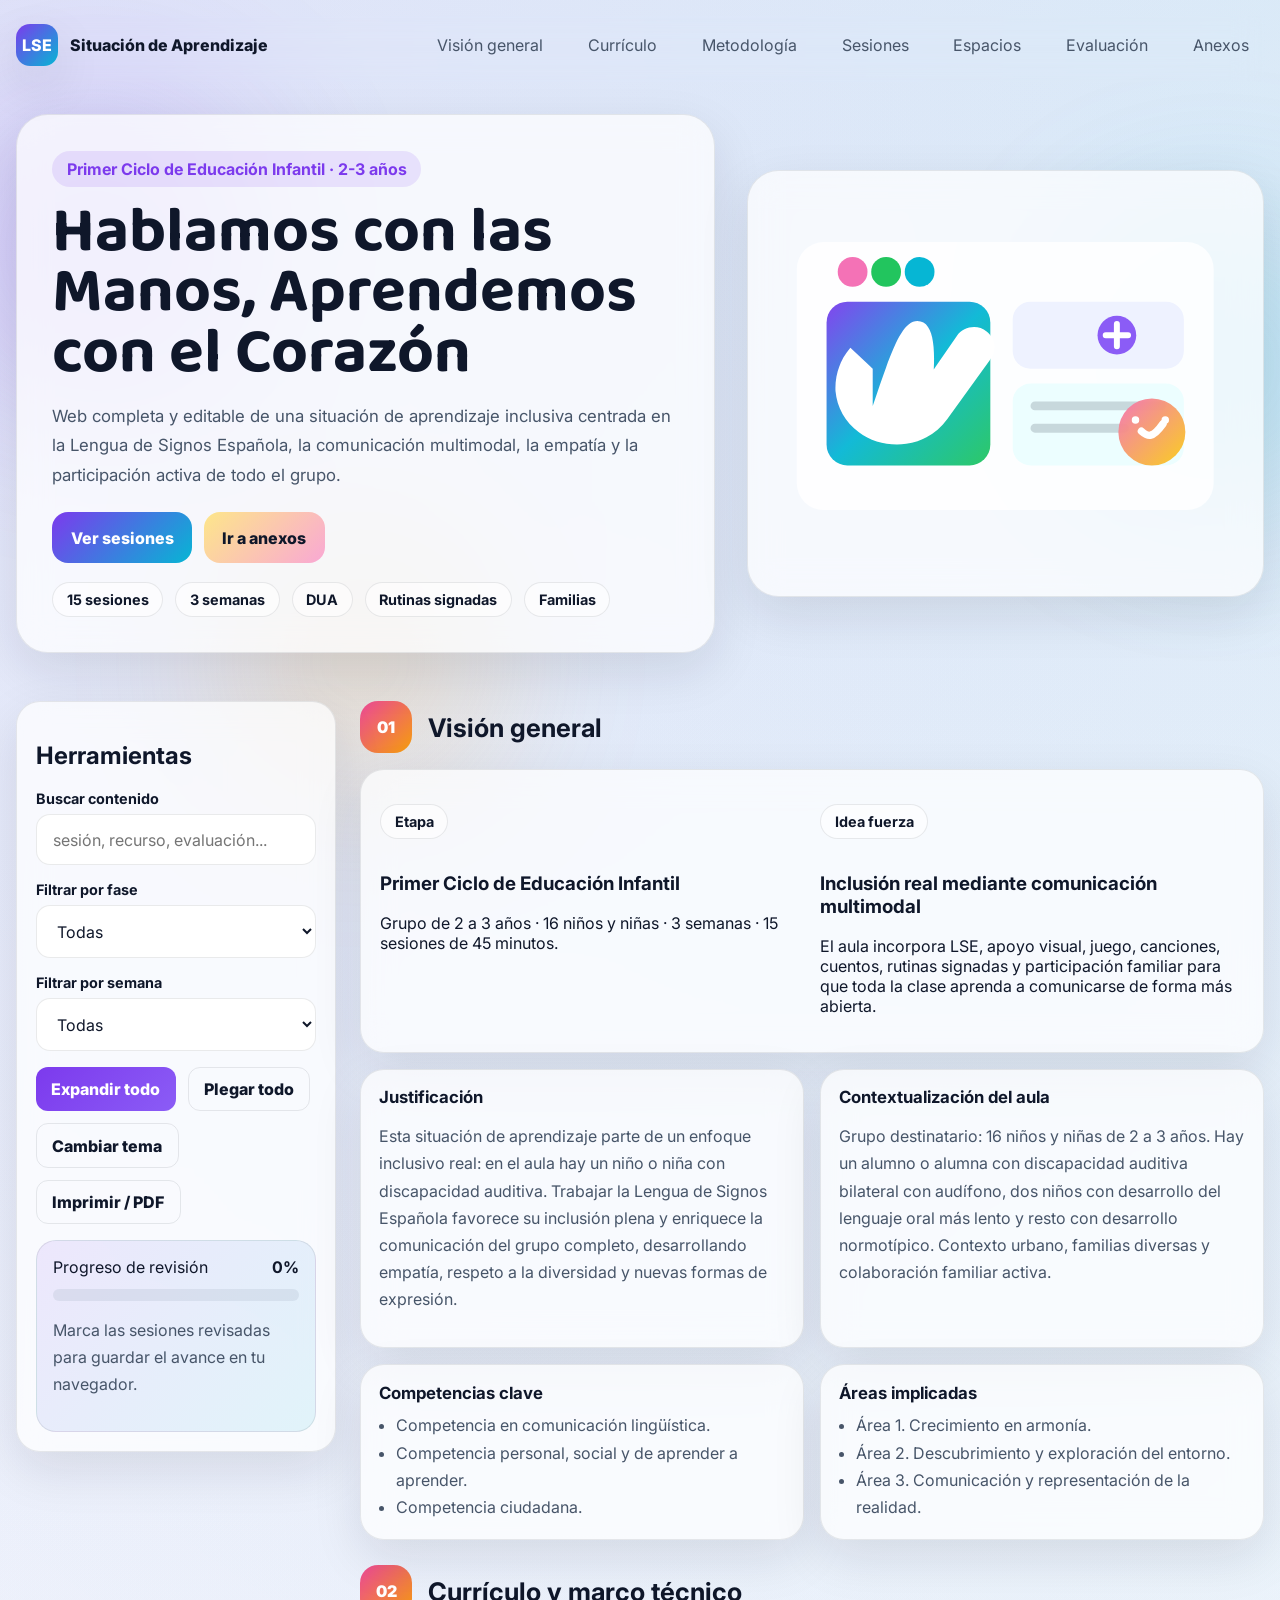
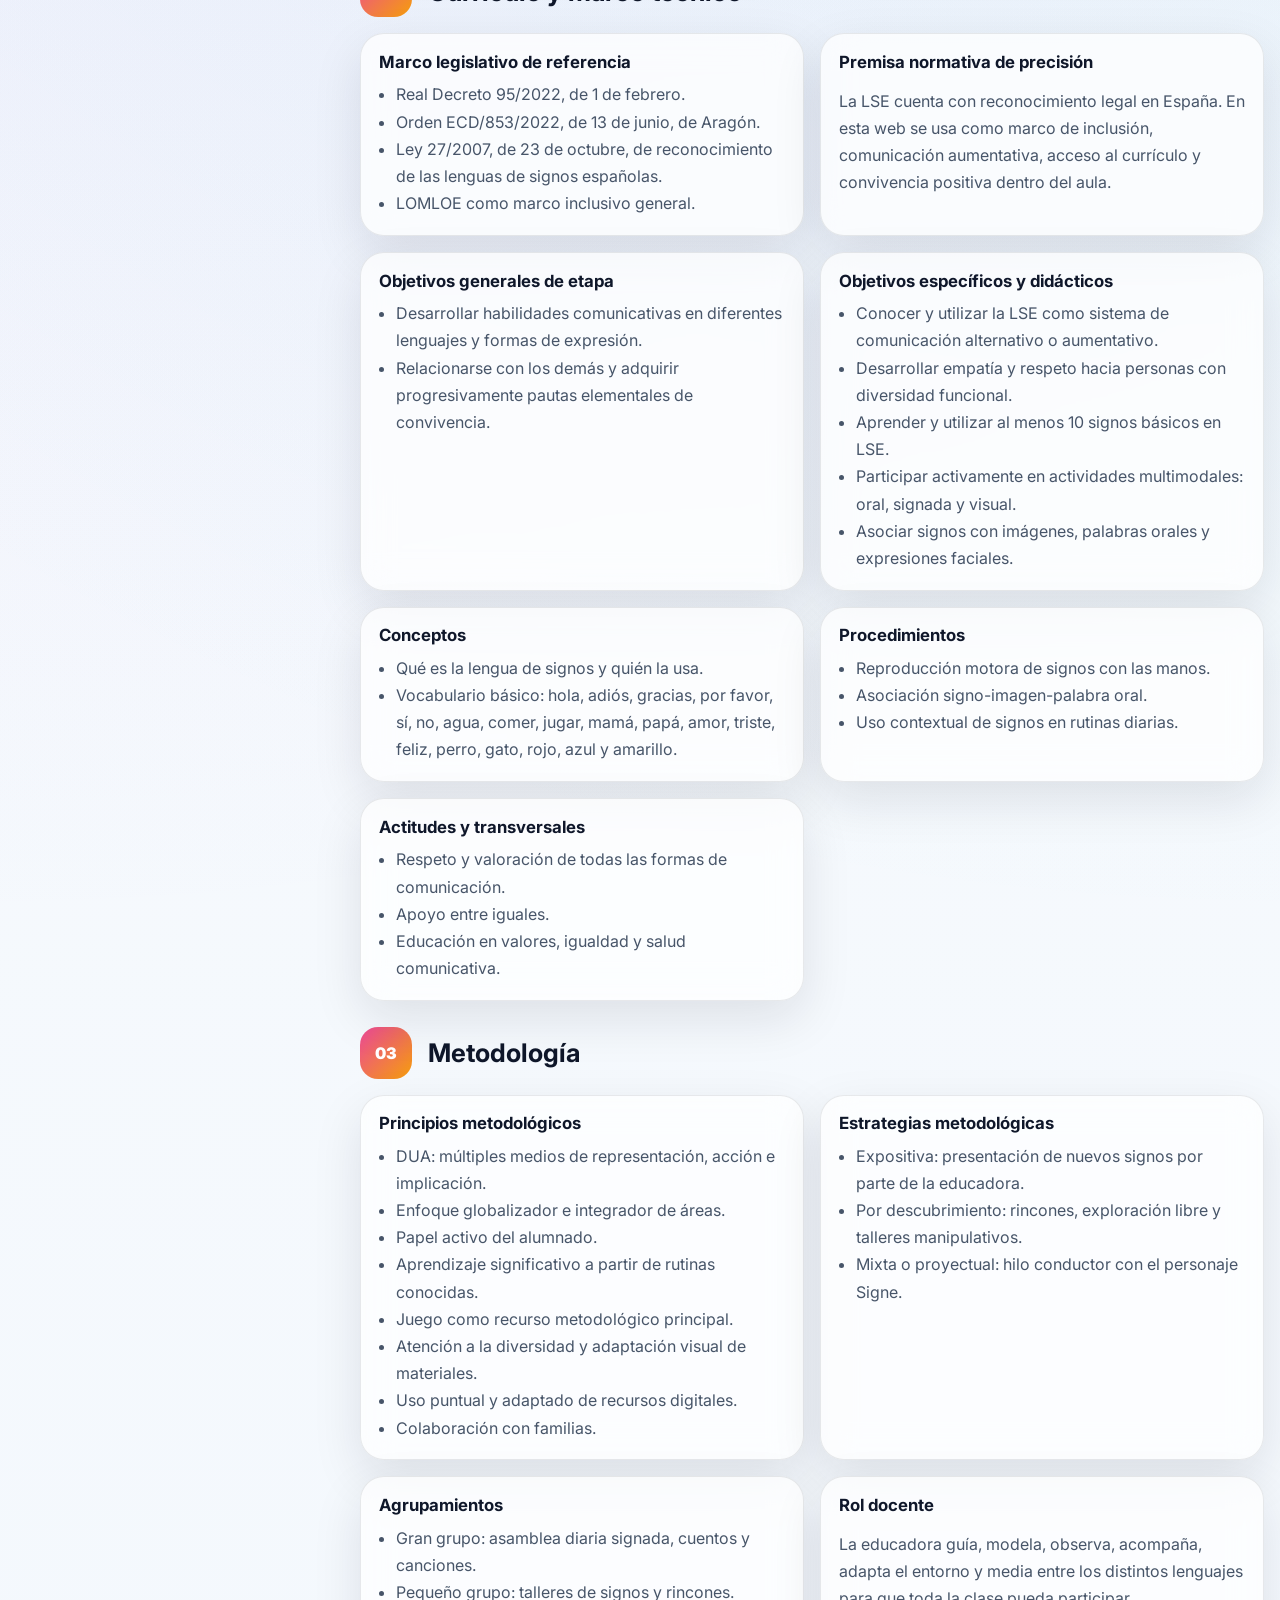
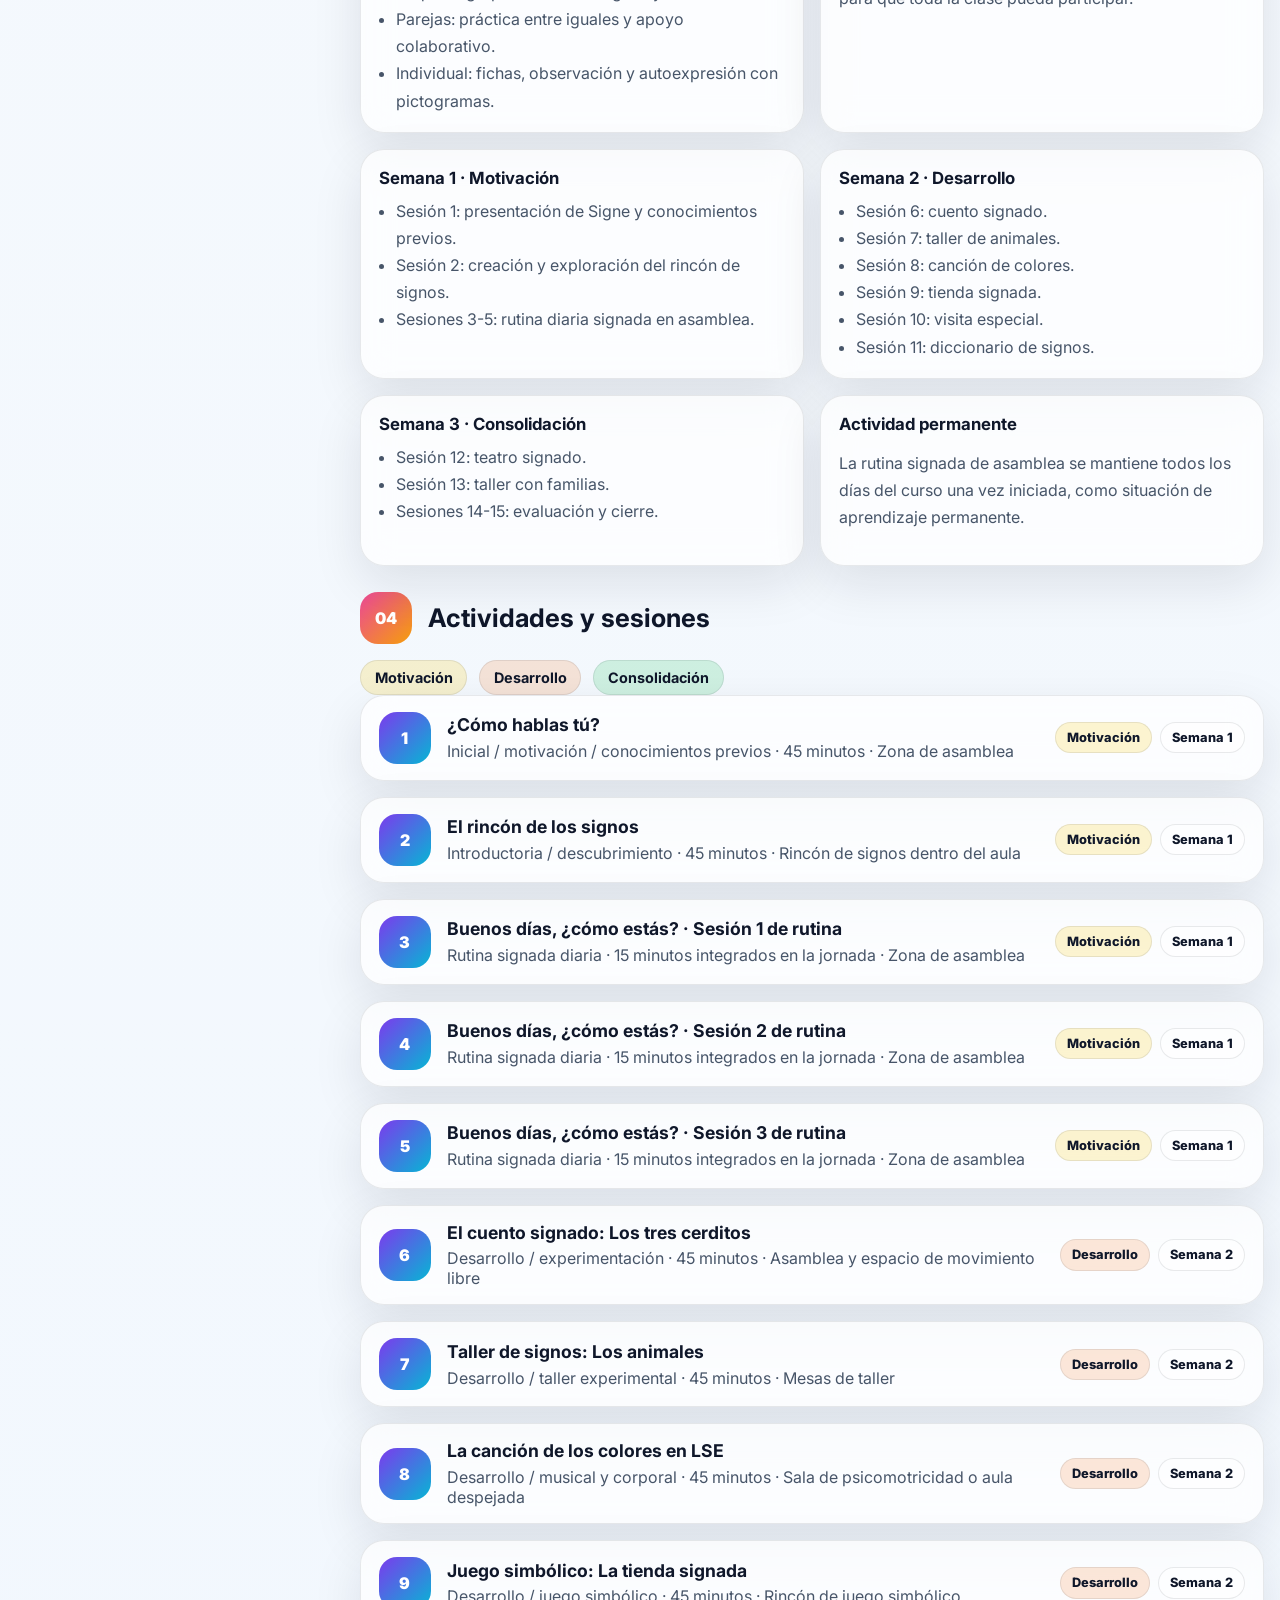
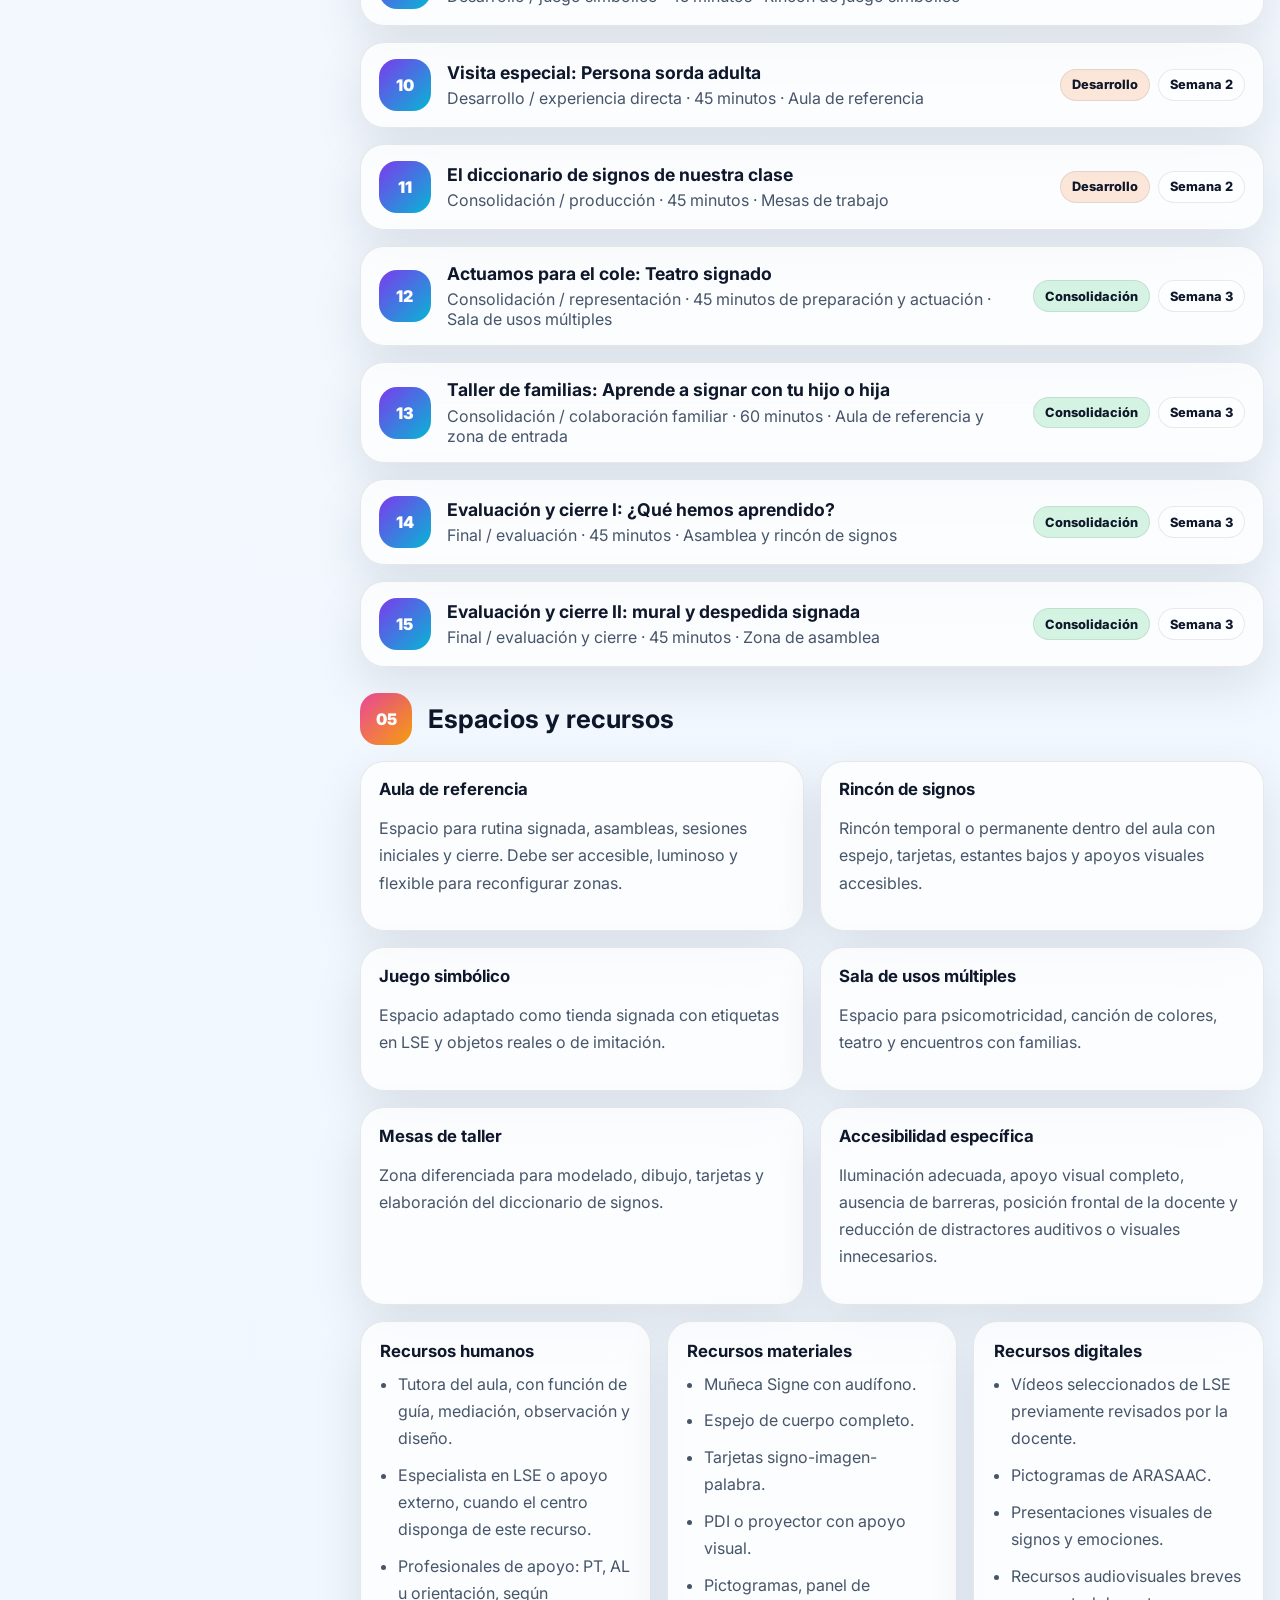
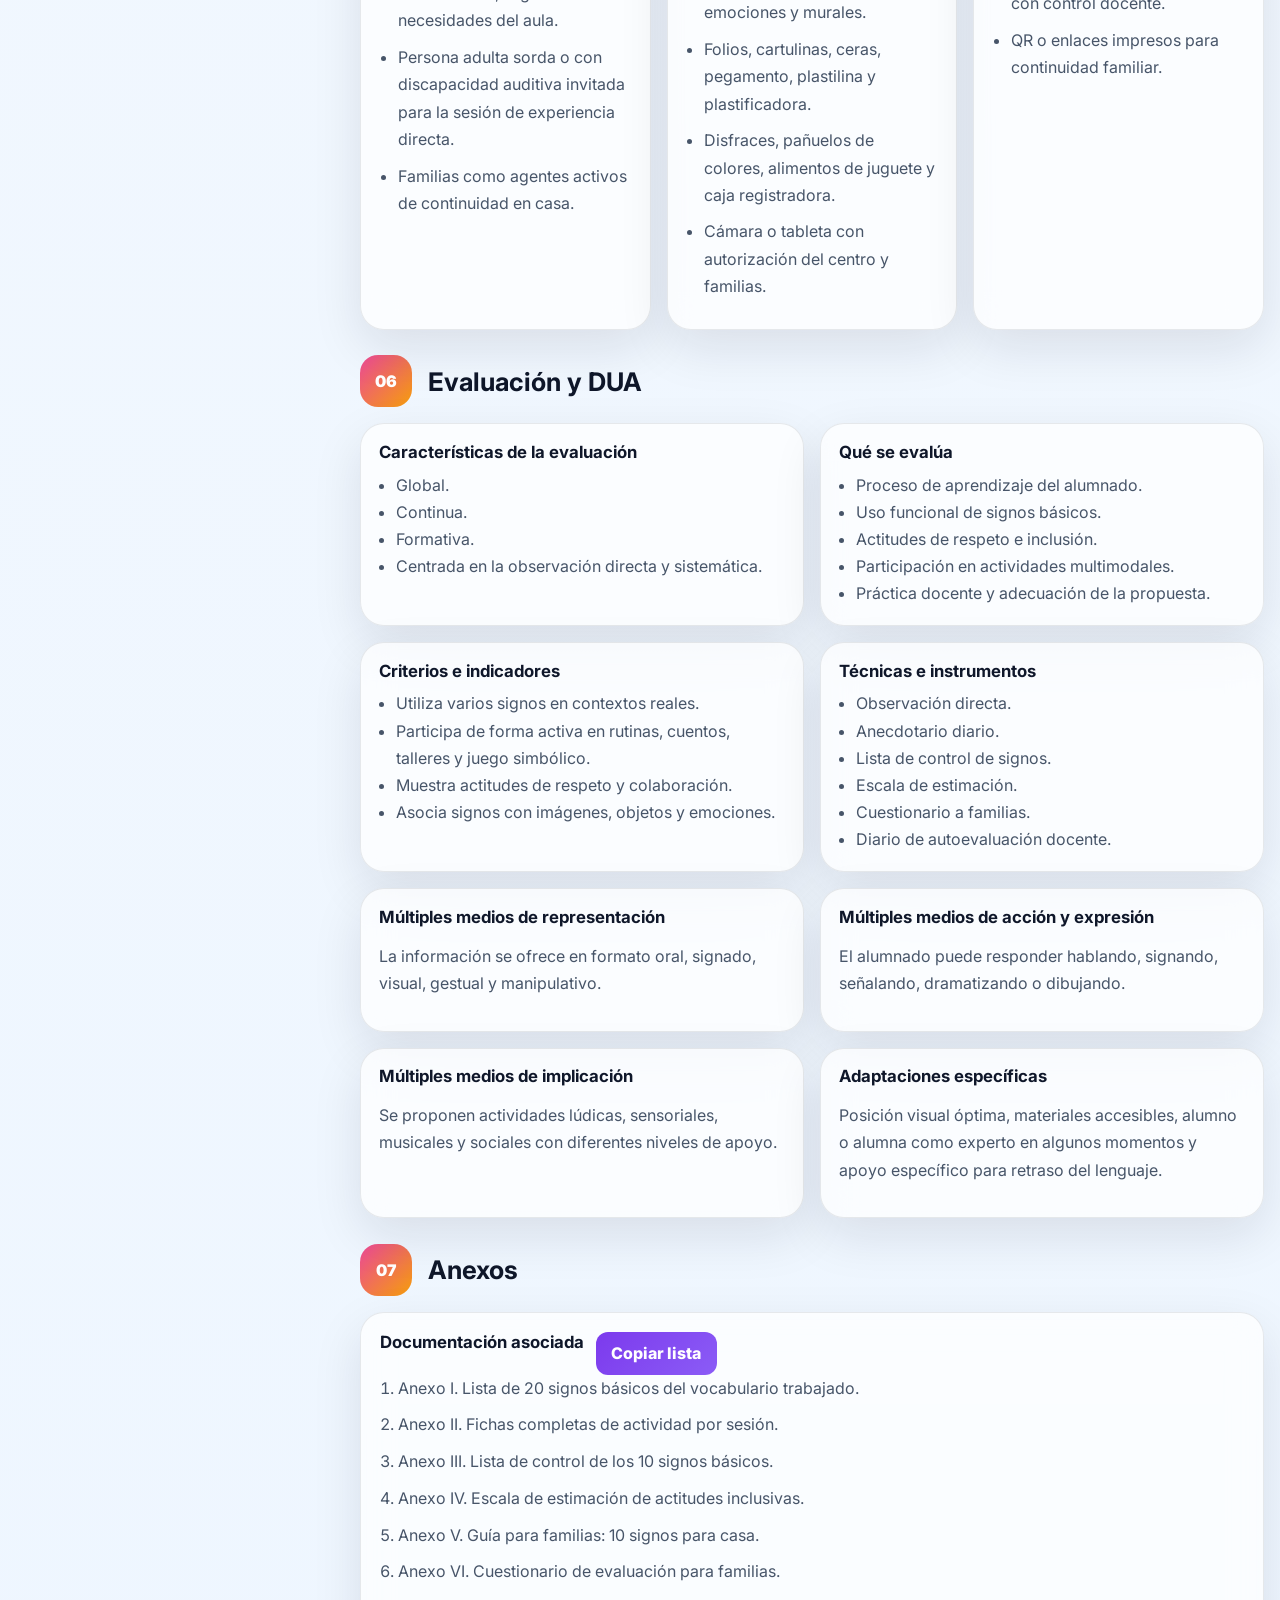
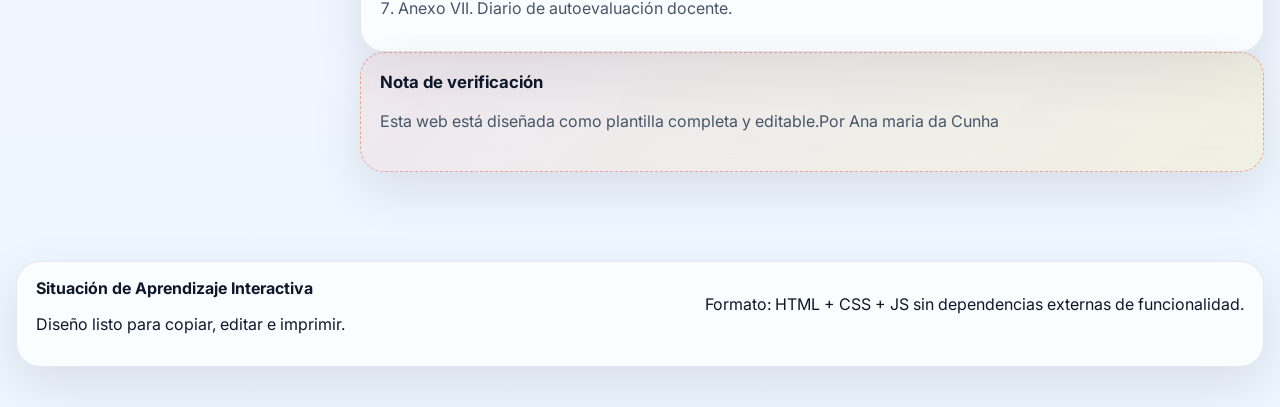
<file: docs/sa/index.html>
<!DOCTYPE html>
<html lang="es">
<head>
  <meta charset="UTF-8" />
  <meta name="viewport" content="width=device-width, initial-scale=1.0" />
  <title>Situación de Aprendizaje | Hablamos con las Manos</title>
  <meta
    name="description"
    content="Situación de aprendizaje inclusiva para 2-3 años sobre Lengua de Signos Española. Web interactiva, responsiva y lista para copiar."
  />
  <link rel="preconnect" href="https://fonts.googleapis.com">
  <link rel="preconnect" href="https://fonts.gstatic.com" crossorigin>
  <link
    href="https://fonts.googleapis.com/css2?family=Baloo+2:wght@400;600;700&family=Inter:wght@400;500;600;700;800&display=swap"
    rel="stylesheet"
  />
  <link rel="stylesheet" href="styles.css" />
</head>
<body>
  <div class="bg-orb orb-1"></div>
  <div class="bg-orb orb-2"></div>
  <div class="bg-orb orb-3"></div>

  <header class="hero" id="inicio">
    <nav class="topbar container">
      <a class="brand" href="#inicio">
        <span class="brand-badge">LSE</span>
        <span>Situación de Aprendizaje</span>
      </a>

      <button class="nav-toggle" id="navToggle" aria-label="Abrir menú">
        <span></span><span></span><span></span>
      </button>

      <div class="nav-links" id="navLinks">
        <a href="#vision">Visión general</a>
        <a href="#curriculo">Currículo</a>
        <a href="#metodologia">Metodología</a>
        <a href="#sesiones">Sesiones</a>
        <a href="#espacios">Espacios</a>
        <a href="#evaluacion">Evaluación</a>
        <a href="#anexos">Anexos</a>
      </div>
    </nav>

    <div class="container hero-grid">
      <div class="hero-copy">
        <p class="eyebrow">Primer Ciclo de Educación Infantil · 2-3 años</p>
        <h1>Hablamos con las Manos, Aprendemos con el Corazón</h1>
        <p class="hero-text">
          Web completa y editable de una situación de aprendizaje inclusiva centrada en la
          Lengua de Signos Española, la comunicación multimodal, la empatía y la participación
          activa de todo el grupo.
        </p>

        <div class="hero-actions">
          <a href="#sesiones" class="btn btn-primary">Ver sesiones</a>
          <a href="#anexos" class="btn btn-secondary">Ir a anexos</a>
        </div>

        <div class="hero-tags">
          <span>15 sesiones</span>
          <span>3 semanas</span>
          <span>DUA</span>
          <span>Rutinas signadas</span>
          <span>Familias</span>
        </div>
      </div>

      <div class="hero-visual">
        <svg viewBox="0 0 640 520" class="hero-svg" aria-hidden="true">
          <defs>
            <linearGradient id="gradMain" x1="0%" y1="0%" x2="100%" y2="100%">
              <stop offset="0%" stop-color="#7c3aed"/>
              <stop offset="50%" stop-color="#06b6d4"/>
              <stop offset="100%" stop-color="#22c55e"/>
            </linearGradient>
            <linearGradient id="gradSoft" x1="0%" y1="0%" x2="100%" y2="100%">
              <stop offset="0%" stop-color="#f472b6"/>
              <stop offset="100%" stop-color="#facc15"/>
            </linearGradient>
          </defs>

          <rect x="40" y="70" width="560" height="360" rx="36" fill="rgba(255,255,255,0.82)" />
          <circle cx="115" cy="110" r="20" fill="#f472b6"/>
          <circle cx="160" cy="110" r="20" fill="#22c55e"/>
          <circle cx="205" cy="110" r="20" fill="#06b6d4"/>

          <rect x="80" y="150" width="220" height="220" rx="28" fill="url(#gradMain)" opacity="0.95"/>
          <rect x="330" y="150" width="230" height="90" rx="24" fill="#eef2ff"/>
          <rect x="330" y="260" width="230" height="110" rx="24" fill="#ecfeff"/>

          <path d="M142 290c24-70 38-114 60-114 19 0 24 27 22 65l31-45c9-13 28-16 40-6 12 9 14 26 4 39l-57 79c-13 18-33 30-55 33-22 3-46-2-64-16-18-13-29-33-31-55-1-21 6-42 20-58l30 28Z" fill="#ffffff"/>
          <circle cx="470" cy="195" r="26" fill="#8b5cf6"/>
          <path d="M455 195h30M470 180v30" stroke="#fff" stroke-width="8" stroke-linecap="round"/>
          <path d="M360 290h170M360 320h120" stroke="#0f172a" stroke-width="12" stroke-linecap="round" opacity="0.16"/>

          <circle cx="517" cy="325" r="45" fill="url(#gradSoft)" opacity="0.95"/>
          <path d="M503 324c8 7 14 11 29-10" stroke="#fff" stroke-width="10" stroke-linecap="round" fill="none"/>
          <path d="M495 309h.01M535 309h.01" stroke="#fff" stroke-width="10" stroke-linecap="round"/>
        </svg>
      </div>
    </div>
  </header>

  <main class="container main-layout">
    <aside class="sidebar">
      <div class="panel sticky">
        <h2>Herramientas</h2>
        <div class="control-group">
          <label for="searchInput">Buscar contenido</label>
          <input id="searchInput" type="search" placeholder="sesión, recurso, evaluación..." />
        </div>

        <div class="control-group">
          <label for="phaseFilter">Filtrar por fase</label>
          <select id="phaseFilter">
            <option value="all">Todas</option>
            <option value="motivacion">Motivación</option>
            <option value="desarrollo">Desarrollo</option>
            <option value="consolidacion">Consolidación</option>
          </select>
        </div>

        <div class="control-group">
          <label for="weekFilter">Filtrar por semana</label>
          <select id="weekFilter">
            <option value="all">Todas</option>
            <option value="1">Semana 1</option>
            <option value="2">Semana 2</option>
            <option value="3">Semana 3</option>
          </select>
        </div>

        <div class="button-stack">
          <button id="expandAll" class="btn btn-small">Expandir todo</button>
          <button id="collapseAll" class="btn btn-small btn-ghost">Plegar todo</button>
          <button id="themeToggle" class="btn btn-small btn-ghost">Cambiar tema</button>
          <button id="printBtn" class="btn btn-small btn-ghost">Imprimir / PDF</button>
        </div>

        <div class="progress-card">
          <div class="progress-head">
            <span>Progreso de revisión</span>
            <strong id="progressText">0%</strong>
          </div>
          <div class="progress-bar">
            <span id="progressFill"></span>
          </div>
          <p>Marca las sesiones revisadas para guardar el avance en tu navegador.</p>
        </div>
      </div>
    </aside>

    <div class="content">
      <section class="section" id="vision">
        <div class="section-title">
          <span class="section-kicker">01</span>
          <h2>Visión general</h2>
        </div>

        <div class="intro-card">
          <div>
            <p class="pill">Etapa</p>
            <h3>Primer Ciclo de Educación Infantil</h3>
            <p>Grupo de 2 a 3 años · 16 niños y niñas · 3 semanas · 15 sesiones de 45 minutos.</p>
          </div>
          <div>
            <p class="pill">Idea fuerza</p>
            <h3>Inclusión real mediante comunicación multimodal</h3>
            <p>
              El aula incorpora LSE, apoyo visual, juego, canciones, cuentos, rutinas signadas y
              participación familiar para que toda la clase aprenda a comunicarse de forma más abierta.
            </p>
          </div>
        </div>

        <div class="cards-grid" id="overviewCards"></div>
      </section>

      <section class="section" id="curriculo">
        <div class="section-title">
          <span class="section-kicker">02</span>
          <h2>Currículo y marco técnico</h2>
        </div>

        <div class="cards-grid" id="normativaCards"></div>
        <div class="cards-grid" id="objetivosCards"></div>
        <div class="cards-grid" id="saberesCards"></div>
      </section>

      <section class="section" id="metodologia">
        <div class="section-title">
          <span class="section-kicker">03</span>
          <h2>Metodología</h2>
        </div>

        <div class="cards-grid" id="metodologiaCards"></div>
        <div class="cards-grid" id="temporalizacionCards"></div>
      </section>

      <section class="section" id="sesiones">
        <div class="section-title">
          <span class="section-kicker">04</span>
          <h2>Actividades y sesiones</h2>
        </div>

        <div class="legend-row">
          <span class="legend phase-motivacion">Motivación</span>
          <span class="legend phase-desarrollo">Desarrollo</span>
          <span class="legend phase-consolidacion">Consolidación</span>
        </div>

        <div id="sessionsContainer" class="accordion-list"></div>
      </section>

      <section class="section" id="espacios">
        <div class="section-title">
          <span class="section-kicker">05</span>
          <h2>Espacios y recursos</h2>
        </div>

        <div class="cards-grid" id="espaciosCards"></div>
        <div class="resource-columns">
          <div class="panel">
            <h3>Recursos humanos</h3>
            <ul id="humanResources" class="fancy-list"></ul>
          </div>
          <div class="panel">
            <h3>Recursos materiales</h3>
            <ul id="materialResources" class="fancy-list"></ul>
          </div>
          <div class="panel">
            <h3>Recursos digitales</h3>
            <ul id="digitalResources" class="fancy-list"></ul>
          </div>
        </div>
      </section>

      <section class="section" id="evaluacion">
        <div class="section-title">
          <span class="section-kicker">06</span>
          <h2>Evaluación y DUA</h2>
        </div>

        <div class="cards-grid" id="evaluationCards"></div>
        <div class="cards-grid" id="duaCards"></div>
      </section>

      <section class="section" id="anexos">
        <div class="section-title">
          <span class="section-kicker">07</span>
          <h2>Anexos</h2>
        </div>

        <div class="panel">
          <div class="toolbar-inline">
            <h3>Documentación asociada</h3>
            <button id="copyAnnexes" class="btn btn-small">Copiar lista</button>
          </div>
          <ol id="annexList" class="annex-list"></ol>
        </div>

        <div class="panel note-panel">
          <h3>Nota de verificación</h3>
          <p>
            Esta web está diseñada como plantilla completa y editable.Por Ana maria da Cunha
          </p>
        </div>
      </section>
    </div>
  </main>

  <footer class="site-footer">
    <div class="container footer-grid">
      <div>
        <strong>Situación de Aprendizaje Interactiva</strong>
        <p>Diseño listo para copiar, editar e imprimir.</p>
      </div>
      <div>
        <p>Formato: HTML + CSS + JS sin dependencias externas de funcionalidad.</p>
      </div>
    </div>
  </footer>

  <script src="script.js"></script>
</body>
</html>
</file>
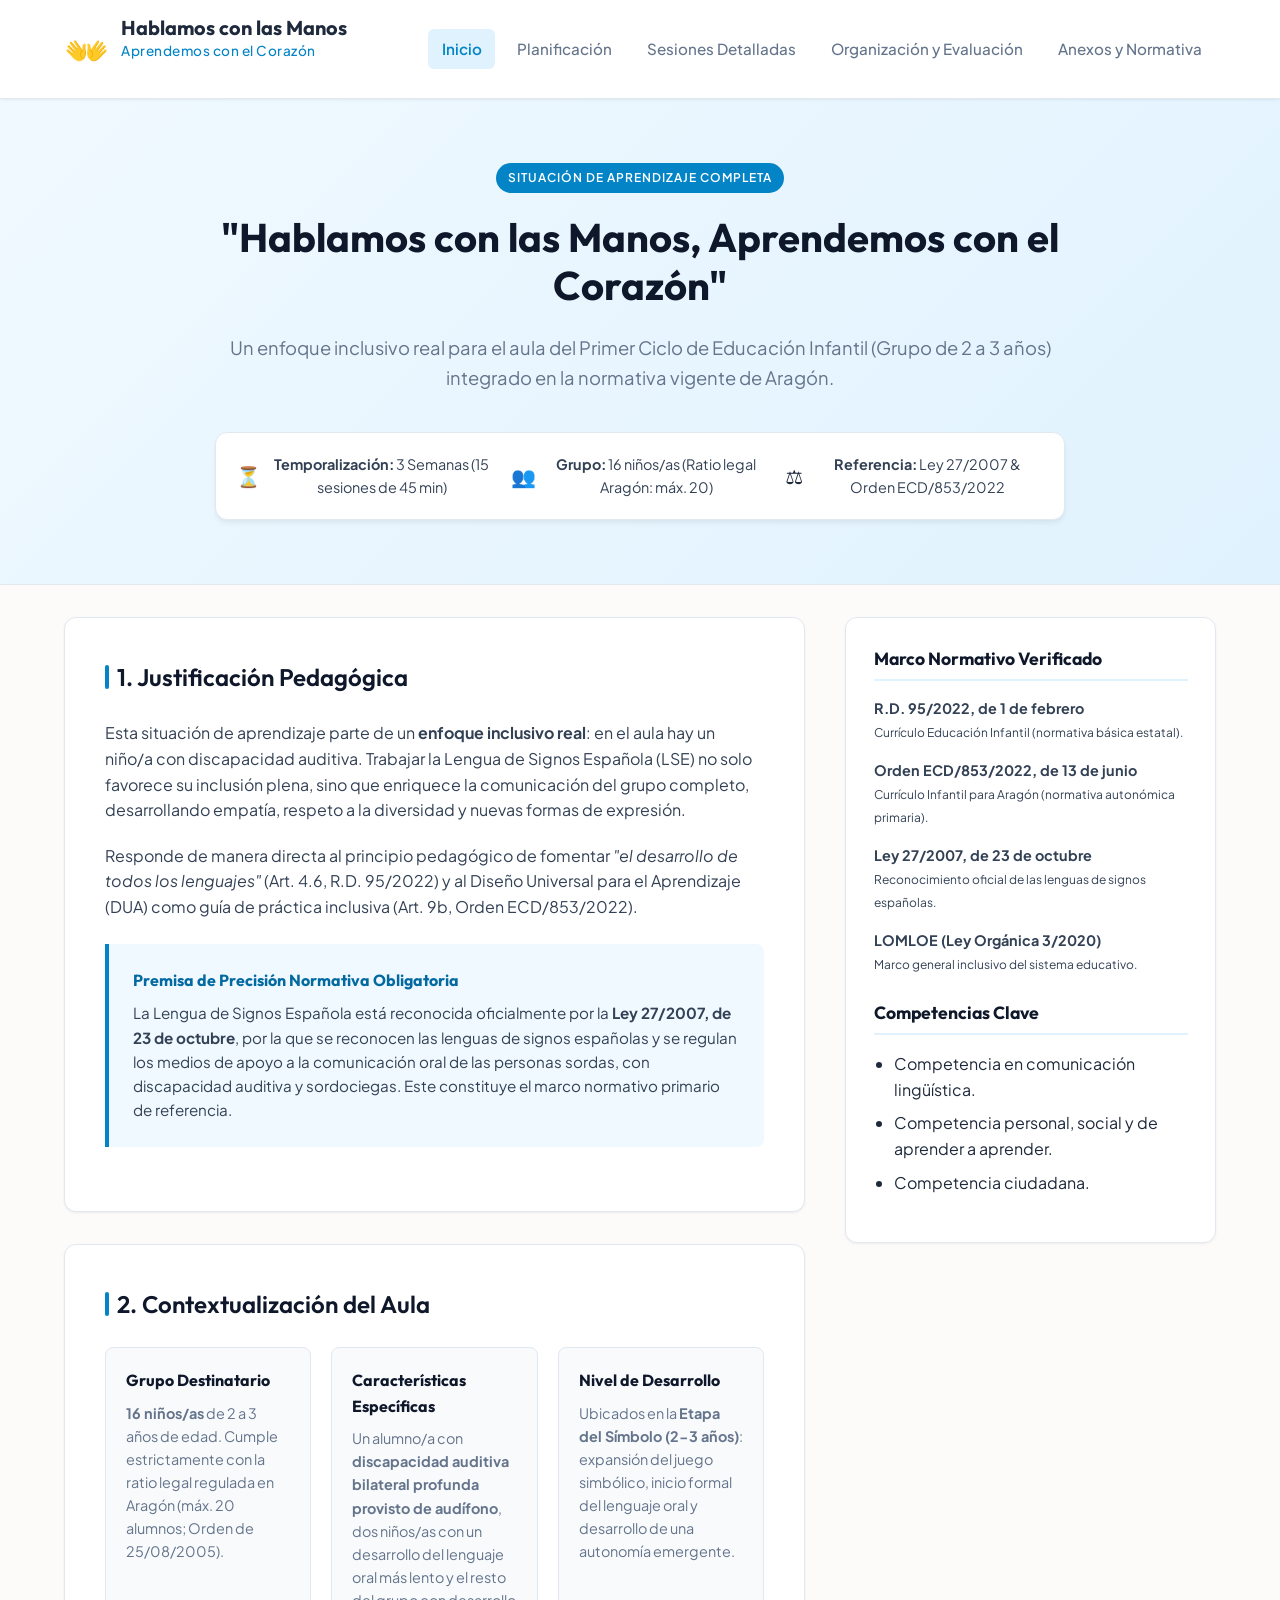
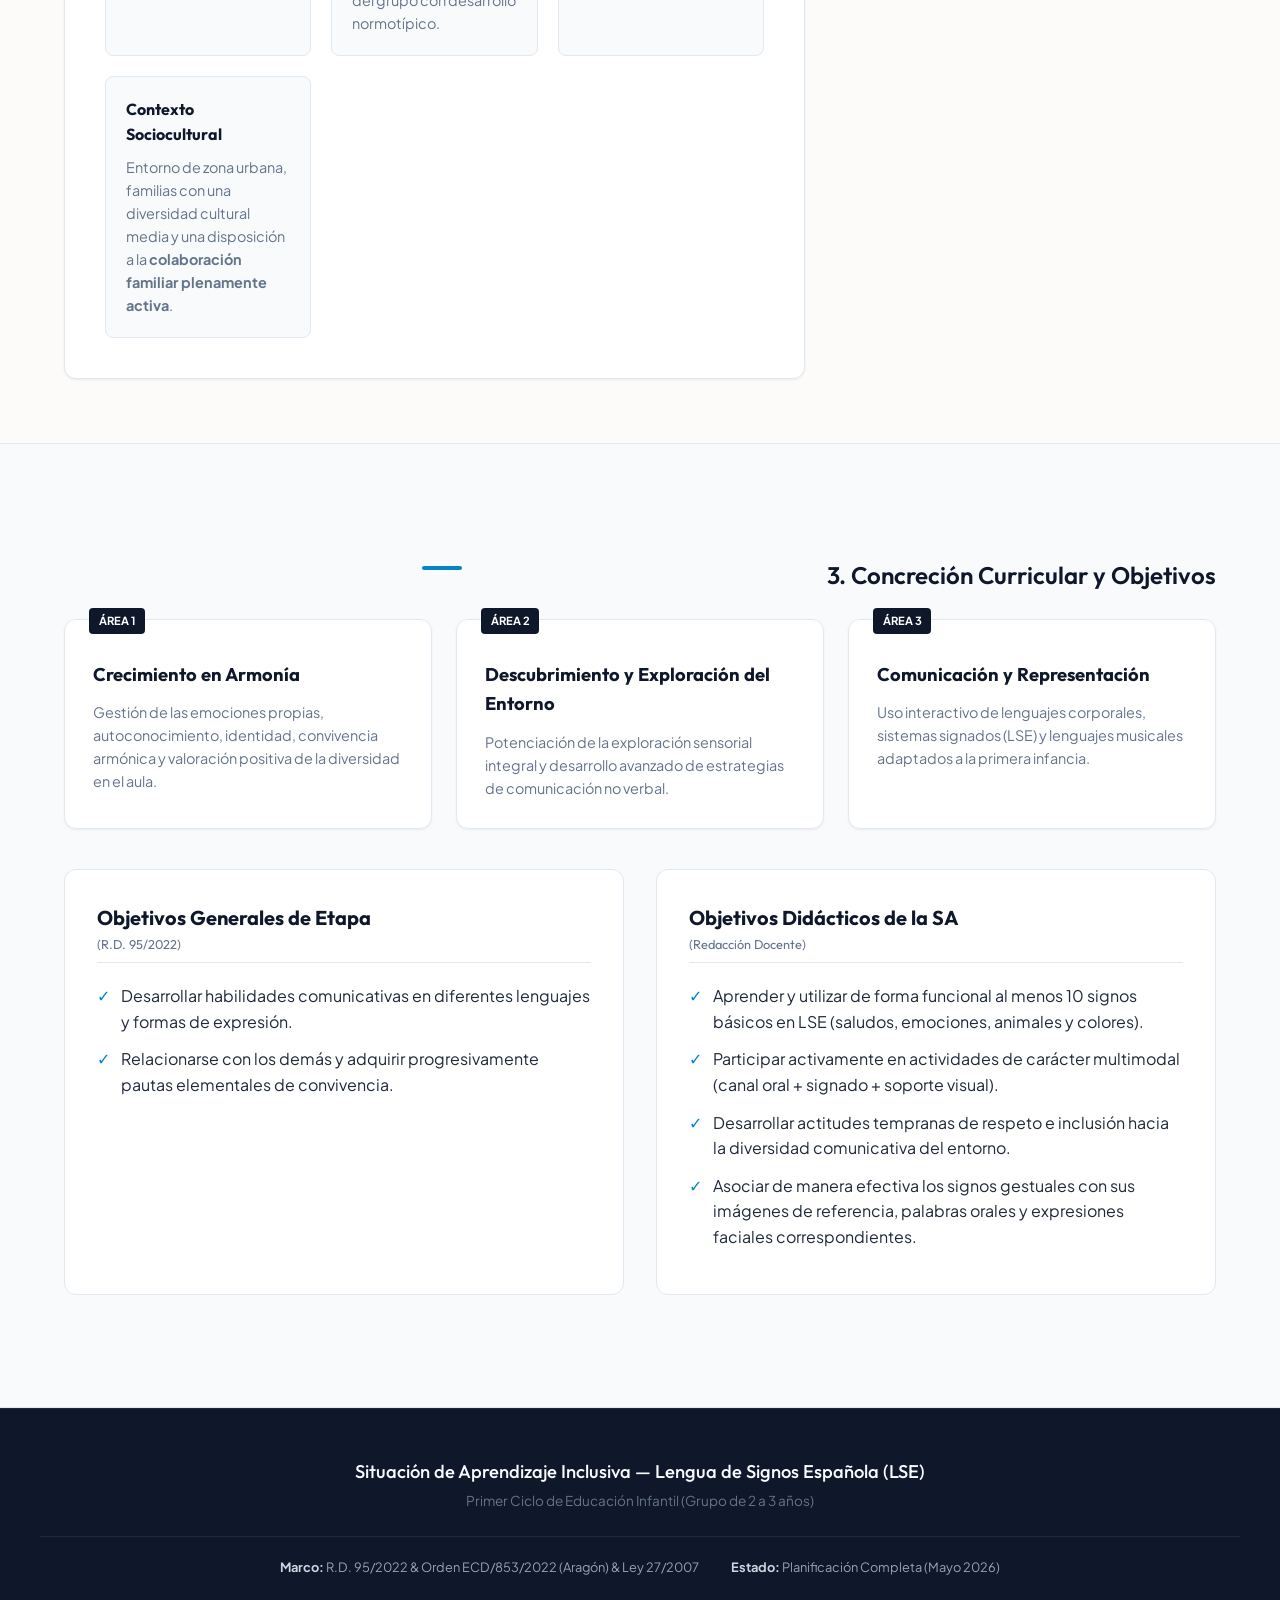
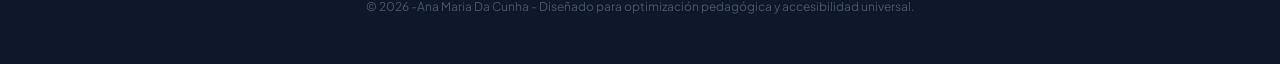
<file: docs/SA1/index.html>
<!DOCTYPE html>
<html lang="es">
<head>
    <meta charset="UTF-8">
    <meta name="viewport" content="width=device-width, initial-scale=1.0">
    <title>Inicio | Hablamos con las Manos</title>
    <link rel="stylesheet" href="style.css">
    <link rel="preconnect" href="https://fonts.googleapis.com">
    <link rel="preconnect" href="https://fonts.gstatic.com" crossorigin>
    <link href="https://fonts.googleapis.com/css2?family=Outfit:wght@300;400;500;600;700&family=Plus+Jakarta+Sans:wght@400;500;600;700&display=swap" rel="stylesheet">
</head>
<body>
    <header class="site-header">
        <div class="header-container">
            <div class="site-logo">
                <span class="logo-icon">👐</span>
                <div class="logo-text">
                    <h1>Hablamos con las Manos</h1>
                    <p>Aprendemos con el Corazón</p>
                </div>
            </div>
            <button class="menu-toggle" aria-label="Abrir menú de navegación">☰</button>
            <nav class="site-nav">
                <a href="index.html" class="nav-link active">Inicio</a>
<a href="planificacion.html" class="nav-link ">Planificación</a>
<a href="sesiones.html" class="nav-link ">Sesiones Detalladas</a>
<a href="evaluacion.html" class="nav-link ">Organización y Evaluación</a>
<a href="anexos.html" class="nav-link ">Anexos y Normativa</a>

            </nav>
        </div>
    </header>
    <main class="main-content">

<section class="hero-section">
    <div class="hero-container">
        <span class="badge">Situación de Aprendizaje Completa</span>
        <h2>"Hablamos con las Manos, Aprendemos con el Corazón"</h2>
        <p class="hero-lead">Un enfoque inclusivo real para el aula del Primer Ciclo de Educación Infantil (Grupo de 2 a 3 años) integrado en la normativa vigente de Aragón.</p>
        <div class="hero-meta-grid">
            <div class="meta-item">
                <span class="meta-icon">⏳</span>
                <span class="meta-text"><strong>Temporalización:</strong> 3 Semanas (15 sesiones de 45 min)</span>
            </div>
            <div class="meta-item">
                <span class="meta-icon">👥</span>
                <span class="meta-text"><strong>Grupo:</strong> 16 niños/as (Ratio legal Aragón: máx. 20)</span>
            </div>
            <div class="meta-item">
                <span class="meta-icon">⚖️</span>
                <span class="meta-text"><strong>Referencia:</strong> Ley 27/2007 & Orden ECD/853/2022</span>
            </div>
        </div>
    </div>
</section>

<div class="content-container grid-layout">
    <div class="main-column">
        <section class="card-section" id="justificacion">
            <h3 class="section-title"><span class="title-decor"></span>1. Justificación Pedagógica</h3>
            <p>Esta situación de aprendizaje parte de un <strong>enfoque inclusivo real</strong>: en el aula hay un niño/a con discapacidad auditiva. Trabajar la Lengua de Signos Española (LSE) no solo favorece su inclusión plena, sino que enriquece la comunicación del grupo completo, desarrollando empatía, respeto a la diversidad y nuevas formas de expresión.</p>
            <p>Responde de manera directa al principio pedagógico de fomentar <em>"el desarrollo de todos los lenguajes"</em> (Art. 4.6, R.D. 95/2022) y al Diseño Universal para el Aprendizaje (DUA) como guía de práctica inclusiva (Art. 9b, Orden ECD/853/2022).</p>
            
            <div class="callout-box info">
                <h4>Premisa de Precisión Normativa Obligatoria</h4>
                <p>La Lengua de Signos Española está reconocida oficialmente por la <strong>Ley 27/2007, de 23 de octubre</strong>, por la que se reconocen las lenguas de signos españolas y se regulan los medios de apoyo a la comunicación oral de las personas sordas, con discapacidad auditiva y sordociegas. Este constituye el marco normativo primario de referencia.</p>
            </div>
        </section>

        <section class="card-section" id="contextualizacion">
            <h3 class="section-title"><span class="title-decor"></span>2. Contextualización del Aula</h3>
            <div class="data-grid">
                <div class="data-card">
                    <h5>Grupo Destinatario</h5>
                    <p><strong>16 niños/as</strong> de 2 a 3 años de edad. Cumple estrictamente con la ratio legal regulada en Aragón (máx. 20 alumnos; Orden de 25/08/2005).</p>
                </div>
                <div class="data-card">
                    <h5>Características Específicas</h5>
                    <p>Un alumno/a con <strong>discapacidad auditiva bilateral profunda provisto de audífono</strong>, dos niños/as con un desarrollo del lenguaje oral más lento y el resto del grupo con desarrollo normotípico.</p>
                </div>
                <div class="data-card">
                    <h5>Nivel de Desarrollo</h5>
                    <p>Ubicados en la <strong>Etapa del Símbolo (2-3 años)</strong>: expansión del juego simbólico, inicio formal del lenguaje oral y desarrollo de una autonomía emergente.</p>
                </div>
                <div class="data-card">
                    <h5>Contexto Sociocultural</h5>
                    <p>Entorno de zona urbana, familias con una diversidad cultural media y una disposición a la <strong>colaboración familiar plenamente activa</strong>.</p>
                </div>
            </div>
        </section>
    </div>

    <aside class="sidebar-column">
        <div class="sticky-box">
            <h4>Marco Normativo Verificado</h4>
            <ul class="legal-list">
                <li><strong>R.D. 95/2022, de 1 de febrero</strong><br><small>Currículo Educación Infantil (normativa básica estatal).</small></li>
                <li><strong>Orden ECD/853/2022, de 13 de junio</strong><br><small>Currículo Infantil para Aragón (normativa autonómica primaria).</small></li>
                <li><strong>Ley 27/2007, de 23 de octubre</strong><br><small>Reconocimiento oficial de las lenguas de signos españolas.</small></li>
                <li><strong>LOMLOE (Ley Orgánica 3/2020)</strong><br><small>Marco general inclusivo del sistema educativo.</small></li>
            </ul>
            
            <h4 style="margin-top: 1.5rem;">Competencias Clave</h4>
            <ul class="bullet-list">
                <li>Competencia en comunicación lingüística.</li>
                <li>Competencia personal, social y de aprender a aprender.</li>
                <li>Competencia ciudadana.</li>
            </ul>
        </div>
    </aside>
</div>

<section class="full-width-section bg-light">
    <div class="content-container">
        <h3 class="section-title text-center"><span class="title-decor cent"></span>3. Concreción Curricular y Objetivos</h3>
        <div class="grid-3-col">
            <div class="area-box">
                <span class="area-badge">Área 1</span>
                <h4>Crecimiento en Armonía</h4>
                <p>Gestión de las emociones propias, autoconocimiento, identidad, convivencia armónica y valoración positiva de la diversidad en el aula.</p>
            </div>
            <div class="area-box">
                <span class="area-badge">Área 2</span>
                <h4>Descubrimiento y Exploración del Entorno</h4>
                <p>Potenciación de la exploración sensorial integral y desarrollo avanzado de estrategias de comunicación no verbal.</p>
            </div>
            <div class="area-box">
                <span class="area-badge">Área 3</span>
                <h4>Comunicación y Representación</h4>
                <p>Uso interactivo de lenguajes corporales, sistemas signados (LSE) y lenguajes musicales adaptados a la primera infancia.</p>
            </div>
        </div>

        <div class="objectives-container" style="margin-top: 2.5rem;">
            <div class="obj-block">
                <h4>Objetivos Generales de Etapa <small>(R.D. 95/2022)</small></h4>
                <ul class="custom-check-list">
                    <li>Desarrollar habilidades comunicativas en diferentes lenguajes y formas de expresión.</li>
                    <li>Relacionarse con los demás y adquirir progresivamente pautas elementales de convivencia.</li>
                </ul>
            </div>
            <div class="obj-block">
                <h4>Objetivos Didácticos de la SA <small>(Redacción Docente)</small></h4>
                <ul class="custom-check-list">
                    <li>Aprender y utilizar de forma funcional al menos 10 signos básicos en LSE (saludos, emociones, animales y colores).</li>
                    <li>Participar activamente en actividades de carácter multimodal (canal oral + signado + soporte visual).</li>
                    <li>Desarrollar actitudes tempranas de respeto e inclusión hacia la diversidad comunicativa del entorno.</li>
                    <li>Asociar de manera efectiva los signos gestuales con sus imágenes de referencia, palabras orales y expresiones faciales correspondientes.</li>
                </ul>
            </div>
        </div>
    </div>
</section>

    </main>
    <footer class="site-footer">
        <div class="footer-container">
            <p class="footer-title">Situación de Aprendizaje Inclusiva — Lengua de Signos Española (LSE)</p>
            <p class="footer-subtitle">Primer Ciclo de Educación Infantil (Grupo de 2 a 3 años)</p>
            <div class="footer-meta">
                <span><strong>Marco:</strong> R.D. 95/2022 & Orden ECD/853/2022 (Aragón) & Ley 27/2007</span>
                <span><strong>Estado:</strong> Planificación Completa (Mayo 2026)</span>
            </div>
            <p class="footer-copy">&copy; 2026 -Ana Maria Da Cunha -  Diseñado para optimización pedagógica y accesibilidad universal.</p>
        </div>
    </footer>
    <script src="script.js"></script>
</body>
</html>
</file>
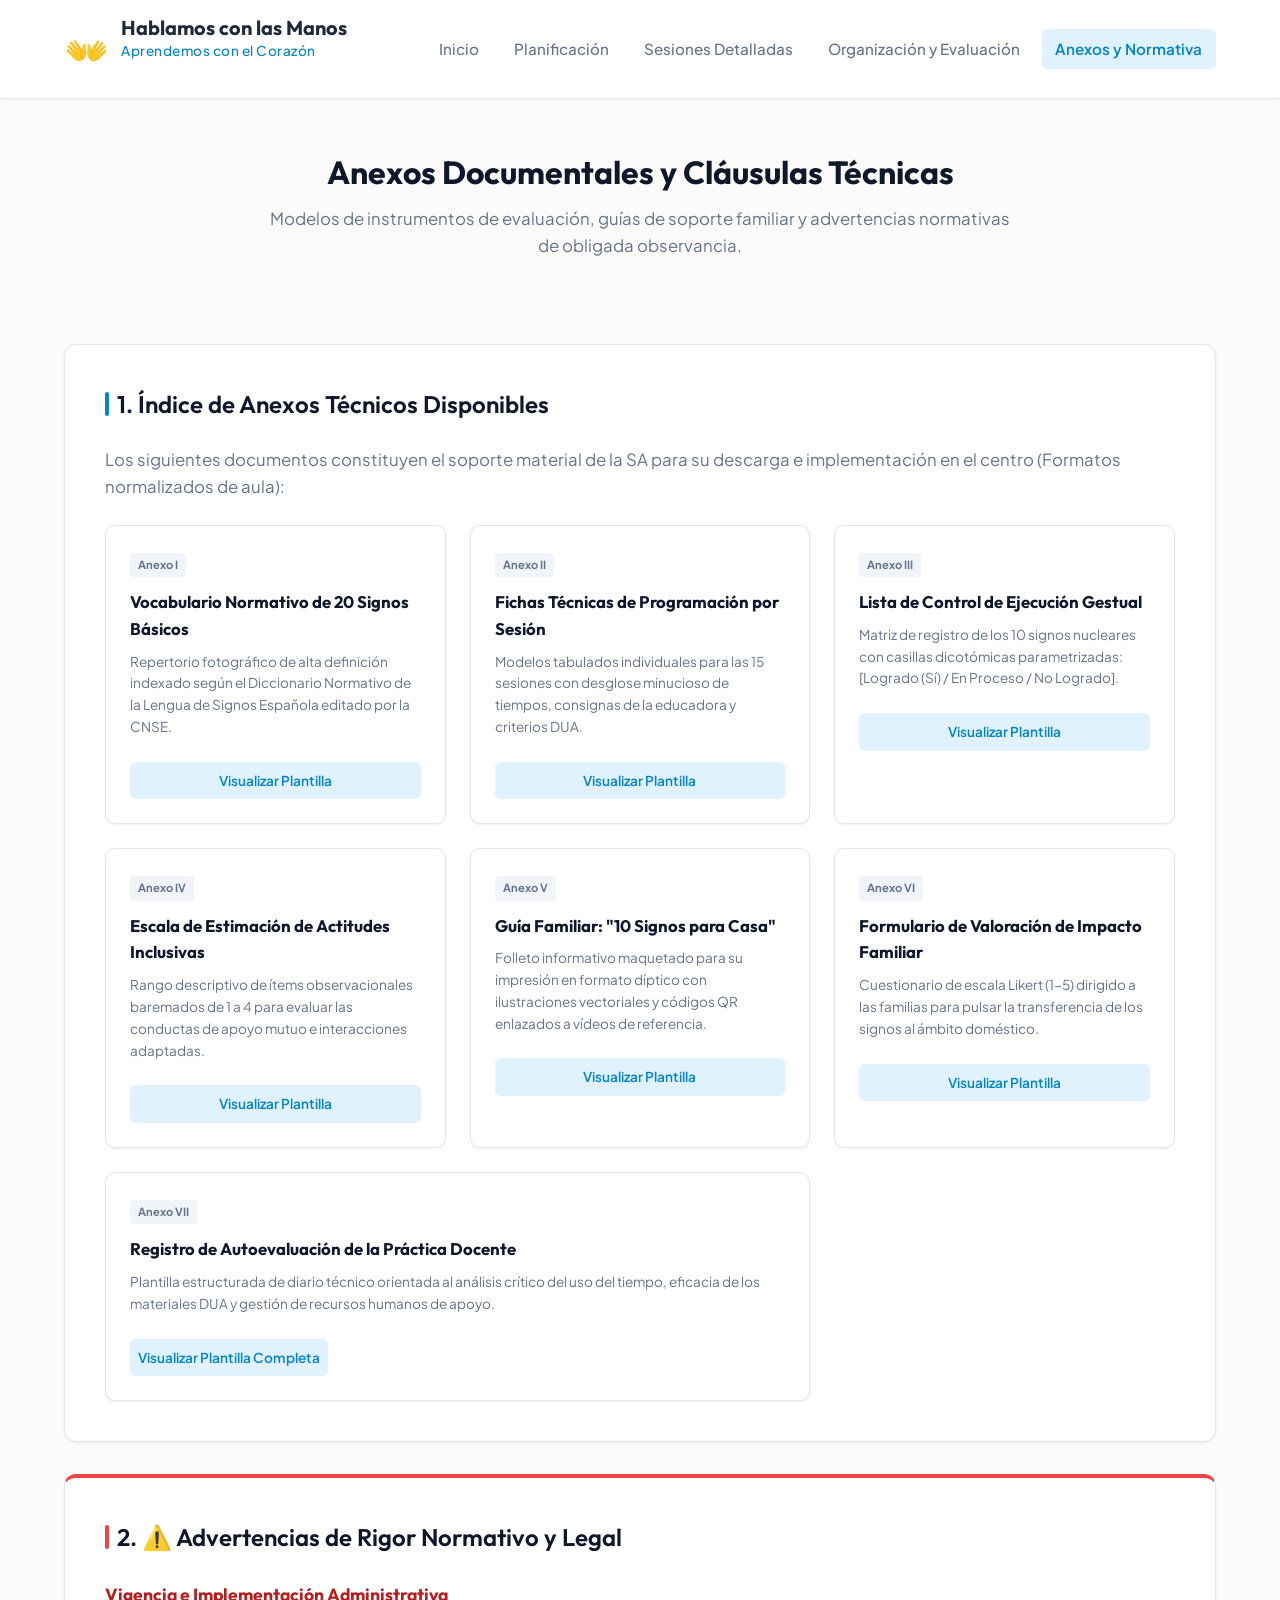
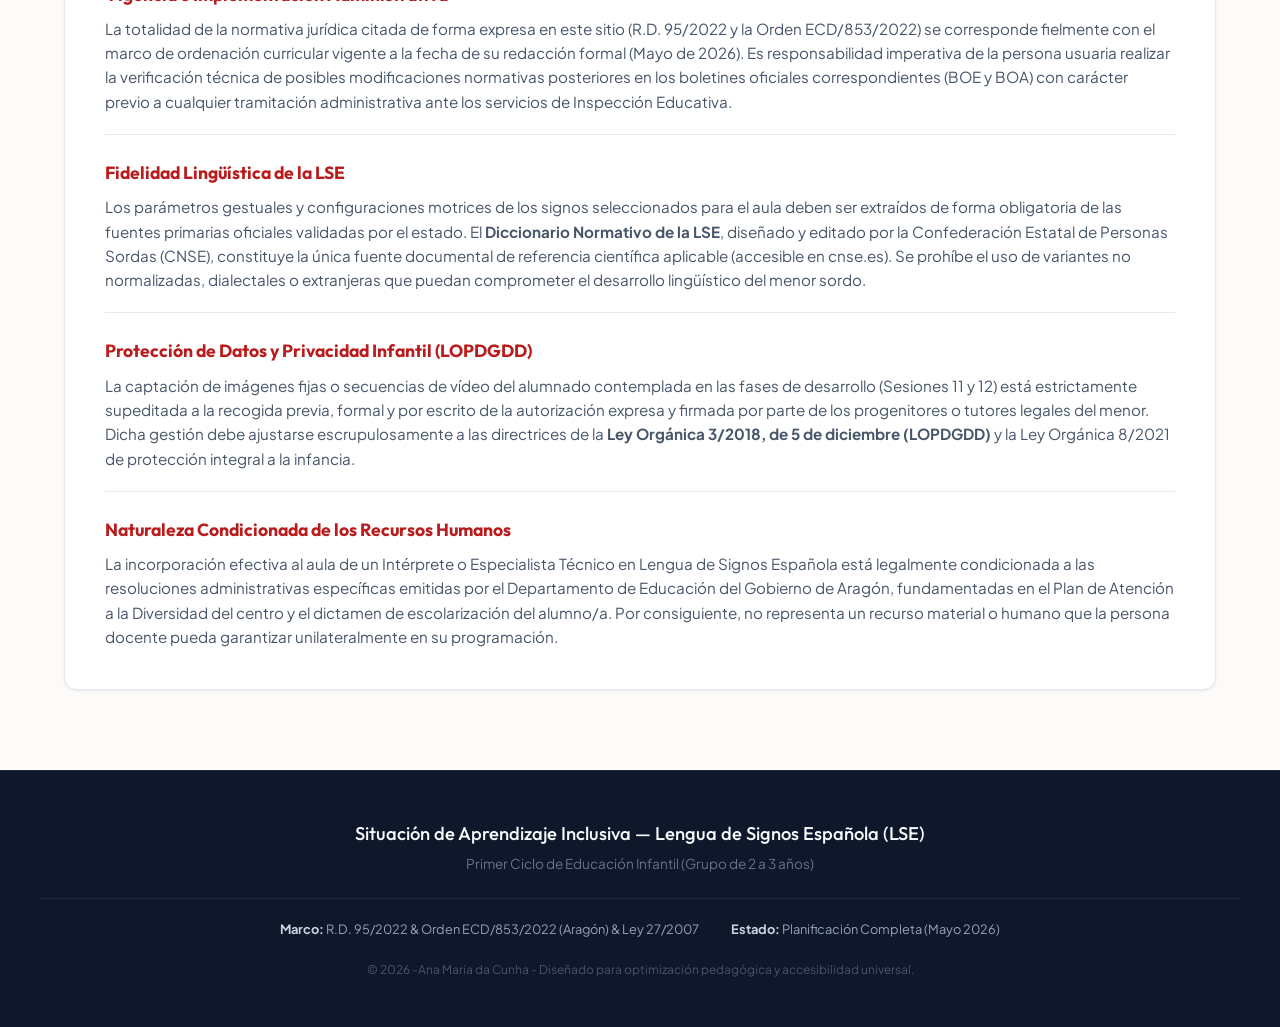
<file: docs/SA1/anexos.html>
<!DOCTYPE html>
<html lang="es">
<head>
    <meta charset="UTF-8">
    <meta name="viewport" content="width=device-width, initial-scale=1.0">
    <title>Anexos | Hablamos con las Manos</title>
    <link rel="stylesheet" href="style.css">
    <link rel="preconnect" href="https://fonts.googleapis.com">
    <link rel="preconnect" href="https://fonts.gstatic.com" crossorigin>
    <link href="https://fonts.googleapis.com/css2?family=Outfit:wght@300;400;500;600;700&family=Plus+Jakarta+Sans:wght@400;500;600;700&display=swap" rel="stylesheet">
</head>
<body>
    <header class="site-header">
        <div class="header-container">
            <div class="site-logo">
                <span class="logo-icon">👐</span>
                <div class="logo-text">
                    <h1>Hablamos con las Manos</h1>
                    <p>Aprendemos con el Corazón</p>
                </div>
            </div>
            <button class="menu-toggle" aria-label="Abrir menú de navegación">☰</button>
            <nav class="site-nav">
                <a href="index.html" class="nav-link ">Inicio</a>
<a href="planificacion.html" class="nav-link ">Planificación</a>
<a href="sesiones.html" class="nav-link ">Sesiones Detalladas</a>
<a href="evaluacion.html" class="nav-link ">Organización y Evaluación</a>
<a href="anexos.html" class="nav-link active">Anexos y Normativa</a>

            </nav>
        </div>
    </header>
    <main class="main-content">

<section class="page-title-section text-center">
    <h2>Anexos Documentales y Cláusulas Técnicas</h2>
    <p>Modelos de instrumentos de evaluación, guías de soporte familiar y advertencias normativas de obligada observancia.</p>
</section>

<div class="content-container">
    <section class="card-section">
        <h3 class="section-title"><span class="title-decor"></span>1. Índice de Anexos Técnicos Disponibles</h3>
        <p class="section-intro-text">Los siguientes documentos constituyen el soporte material de la SA para su descarga e implementación en el centro (Formatos normalizados de aula):</p>
        
        <div class="anexos-grid">
            <div class="anexo-item-card">
                <span class="anexo-tag-num">Anexo I</span>
                <h5>Vocabulario Normativo de 20 Signos Básicos</h5>
                <p>Repertorio fotográfico de alta definición indexado según el Diccionario Normativo de la Lengua de Signos Española editado por la CNSE.</p>
                <span class="mock-download-btn">Visualizar Plantilla</span>
            </div>
            <div class="anexo-item-card">
                <span class="anexo-tag-num">Anexo II</span>
                <h5>Fichas Técnicas de Programación por Sesión</h5>
                <p>Modelos tabulados individuales para las 15 sesiones con desglose minucioso de tiempos, consignas de la educadora y criterios DUA.</p>
                <span class="mock-download-btn">Visualizar Plantilla</span>
            </div>
            <div class="anexo-item-card">
                <span class="anexo-tag-num">Anexo III</span>
                <h5>Lista de Control de Ejecución Gestual</h5>
                <p>Matriz de registro de los 10 signos nucleares con casillas dicotómicas parametrizadas: [Logrado (Sí) / En Proceso / No Logrado].</p>
                <span class="mock-download-btn">Visualizar Plantilla</span>
            </div>
            <div class="anexo-item-card">
                <span class="anexo-tag-num">Anexo IV</span>
                <h5>Escala de Estimación de Actitudes Inclusivas</h5>
                <p>Rango descriptivo de ítems observacionales baremados de 1 a 4 para evaluar las conductas de apoyo mutuo e interacciones adaptadas.</p>
                <span class="mock-download-btn">Visualizar Plantilla</span>
            </div>
            <div class="anexo-item-card">
                <span class="anexo-tag-num">Anexo V</span>
                <h5>Guía Familiar: "10 Signos para Casa"</h5>
                <p>Folleto informativo maquetado para su impresión en formato díptico con ilustraciones vectoriales y códigos QR enlazados a vídeos de referencia.</p>
                <span class="mock-download-btn">Visualizar Plantilla</span>
            </div>
            <div class="anexo-item-card">
                <span class="anexo-tag-num">Anexo VI</span>
                <h5>Formulario de Valoración de Impacto Familiar</h5>
                <p>Cuestionario de escala Likert (1-5) dirigido a las familias para pulsar la transferencia de los signos al ámbito doméstico.</p>
                <span class="mock-download-btn">Visualizar Plantilla</span>
            </div>
            <div class="anexo-item-card" style="grid-column: span 2;">
                <span class="anexo-tag-num">Anexo VII</span>
                <h5>Registro de Autoevaluación de la Práctica Docente</h5>
                <p>Plantilla estructurada de diario técnico orientada al análisis crítico del uso del tiempo, eficacia de los materiales DUA y gestión de recursos humanos de apoyo.</p>
                <span class="mock-download-btn" style="width: auto; display: inline-block;">Visualizar Plantilla Completa</span>
            </div>
        </div>
    </section>

    <section class="card-section alert-card-section">
        <h3 class="section-title text-danger"><span class="title-decor red"></span>2. ⚠️ Advertencias de Rigor Normativo y Legal</h3>
        <div class="warning-legal-box">
            <div class="warning-legal-item">
                <h5>Vigencia e Implementación Administrativa</h5>
                <p>La totalidad de la normativa jurídica citada de forma expresa en este sitio (R.D. 95/2022 y la Orden ECD/853/2022) se corresponde fielmente con el marco de ordenación curricular vigente a la fecha de su redacción formal (Mayo de 2026). Es responsabilidad imperativa de la persona usuaria realizar la verificación técnica de posibles modificaciones normativas posteriores en los boletines oficiales correspondientes (BOE y BOA) con carácter previo a cualquier tramitación administrativa ante los servicios de Inspección Educativa.</p>
            </div>
            <div class="warning-legal-item">
                <h5>Fidelidad Lingüística de la LSE</h5>
                <p>Los parámetros gestuales y configuraciones motrices de los signos seleccionados para el aula deben ser extraídos de forma obligatoria de las fuentes primarias oficiales validadas por el estado. El <strong>Diccionario Normativo de la LSE</strong>, diseñado y editado por la Confederación Estatal de Personas Sordas (CNSE), constituye la única fuente documental de referencia científica aplicable (accesible en cnse.es). Se prohíbe el uso de variantes no normalizadas, dialectales o extranjeras que puedan comprometer el desarrollo lingüístico del menor sordo.</p>
            </div>
            <div class="warning-legal-item">
                <h5>Protección de Datos y Privacidad Infantil (LOPDGDD)</h5>
                <p>La captación de imágenes fijas o secuencias de vídeo del alumnado contemplada en las fases de desarrollo (Sesiones 11 y 12) está estrictamente supeditada a la recogida previa, formal y por escrito de la autorización expresa y firmada por parte de los progenitores o tutores legales del menor. Dicha gestión debe ajustarse escrupulosamente a las directrices de la <strong>Ley Orgánica 3/2018, de 5 de diciembre (LOPDGDD)</strong> y la Ley Orgánica 8/2021 de protección integral a la infancia.</p>
            </div>
            <div class="warning-legal-item">
                <h5>Naturaleza Condicionada de los Recursos Humanos</h5>
                <p>La incorporación efectiva al aula de un Intérprete o Especialista Técnico en Lengua de Signos Española está legalmente condicionada a las resoluciones administrativas específicas emitidas por el Departamento de Educación del Gobierno de Aragón, fundamentadas en el Plan de Atención a la Diversidad del centro y el dictamen de escolarización del alumno/a. Por consiguiente, no representa un recurso material o humano que la persona docente pueda garantizar unilateralmente en su programación.</p>
            </div>
        </div>
    </section>
</div>

    </main>
    <footer class="site-footer">
        <div class="footer-container">
            <p class="footer-title">Situación de Aprendizaje Inclusiva — Lengua de Signos Española (LSE)</p>
            <p class="footer-subtitle">Primer Ciclo de Educación Infantil (Grupo de 2 a 3 años)</p>
            <div class="footer-meta">
                <span><strong>Marco:</strong> R.D. 95/2022 & Orden ECD/853/2022 (Aragón) & Ley 27/2007</span>
                <span><strong>Estado:</strong> Planificación Completa (Mayo 2026)</span>
            </div>
            <p class="footer-copy">&copy; 2026 -Ana Maria da Cunha - Diseñado para optimización pedagógica y accesibilidad universal.</p>
        </div>
    </footer>
    <script src="script.js"></script>
</body>
</html>
</file>
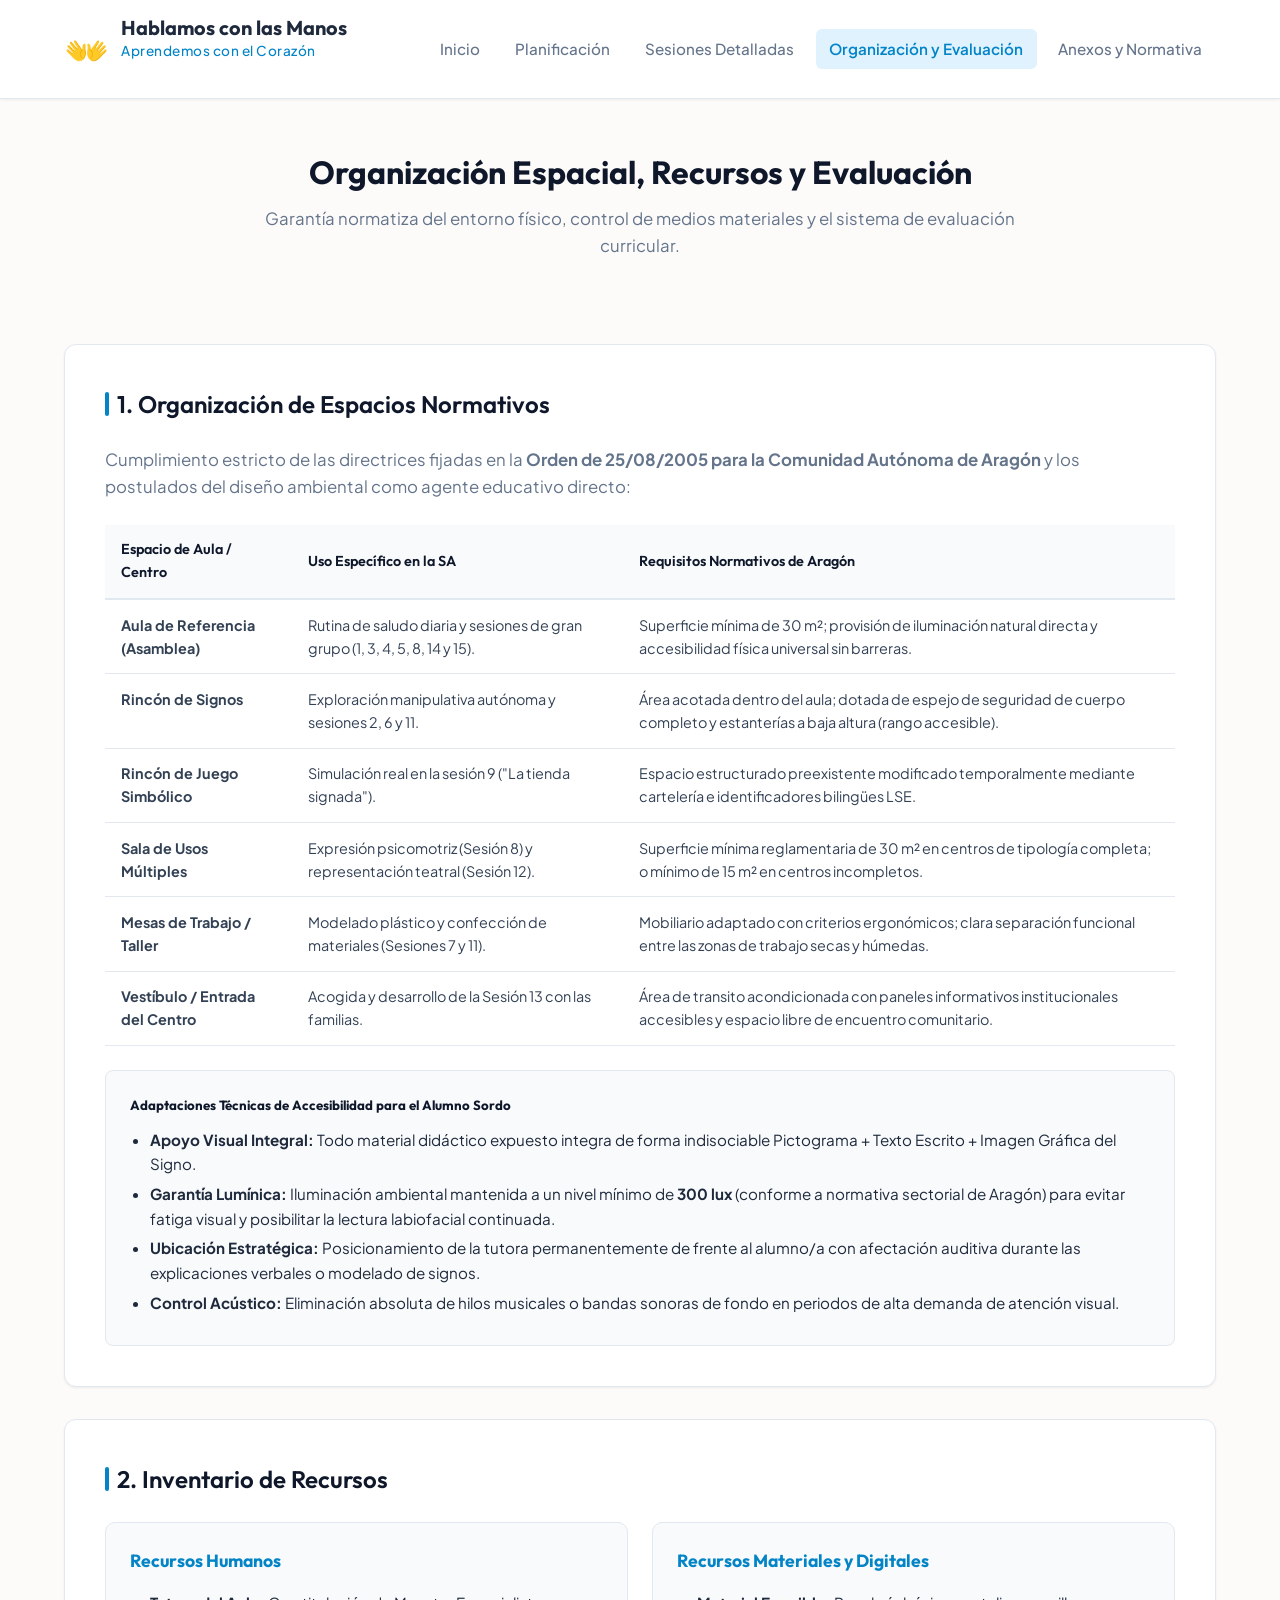
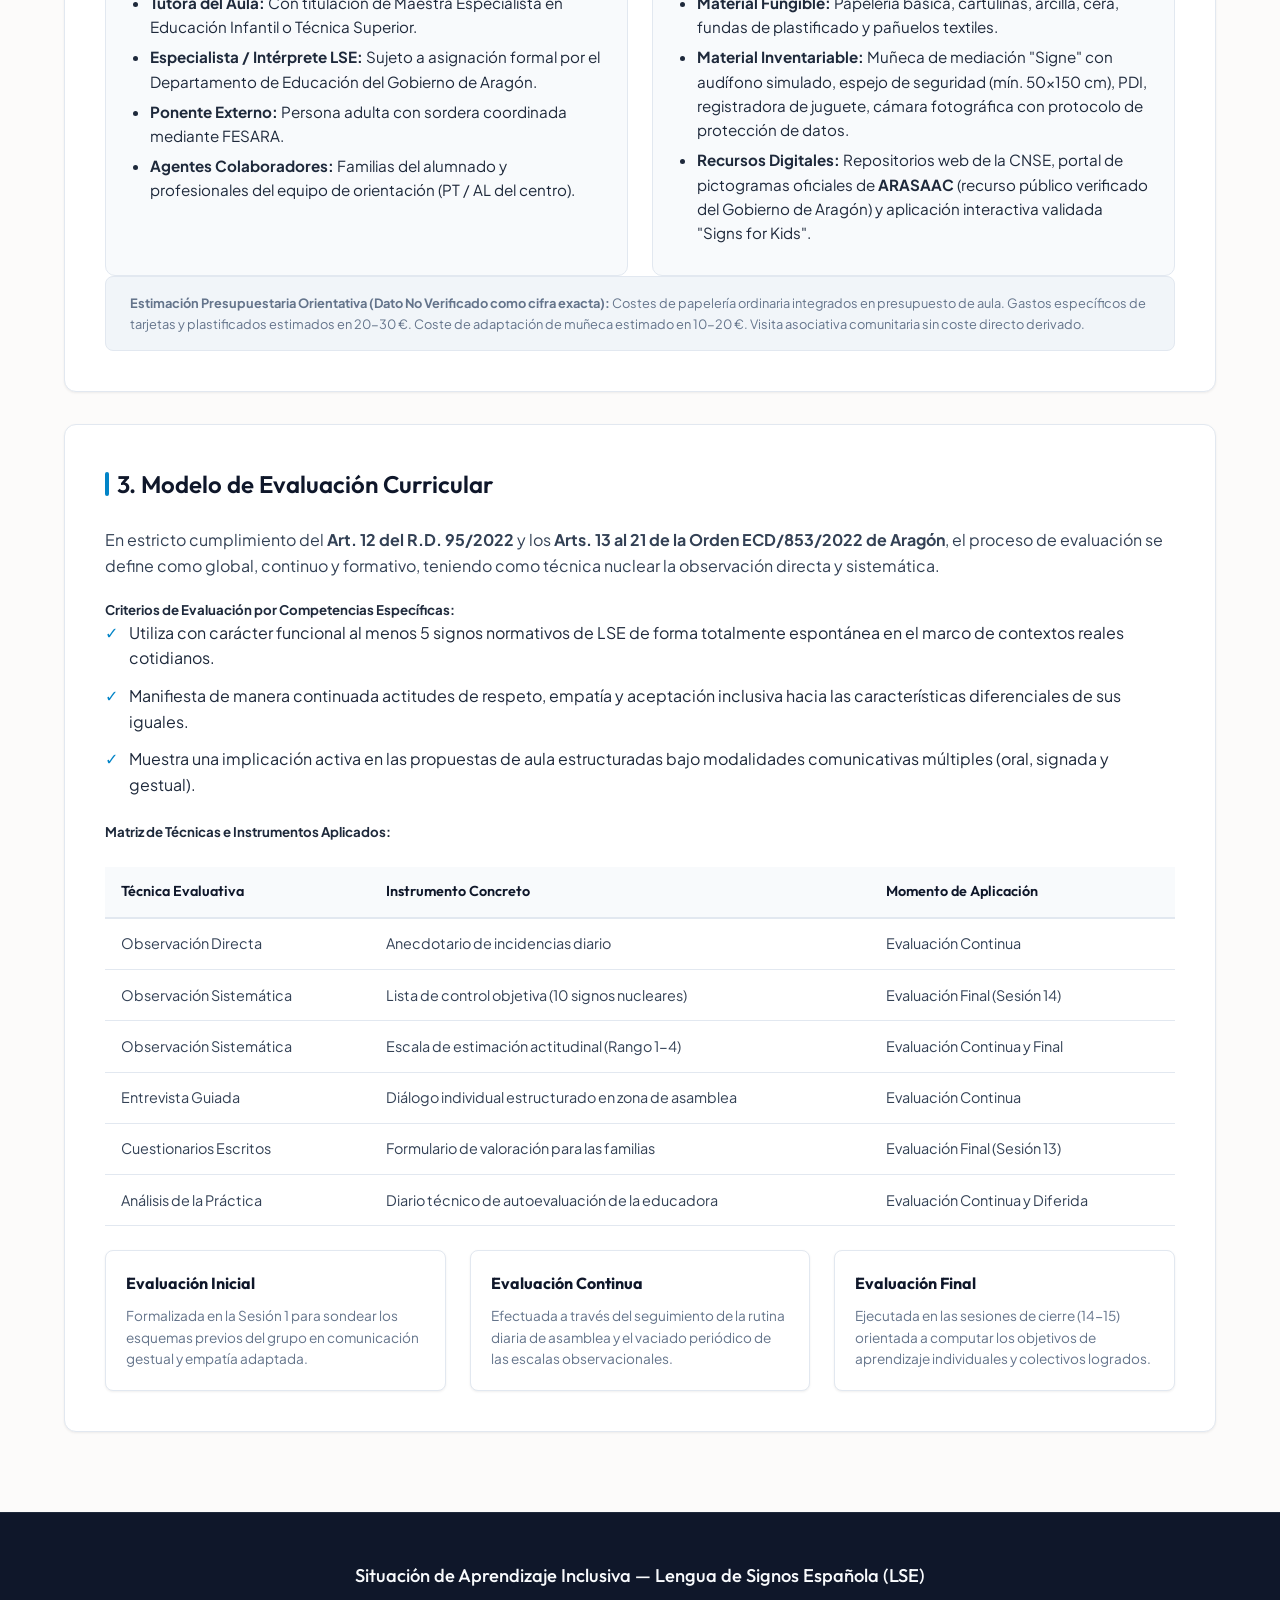
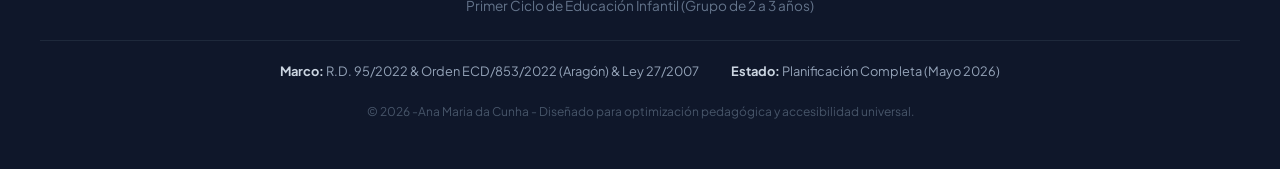
<file: docs/SA1/evaluacion.html>
<!DOCTYPE html>
<html lang="es">
<head>
    <meta charset="UTF-8">
    <meta name="viewport" content="width=device-width, initial-scale=1.0">
    <title>Evaluación | Hablamos con las Manos</title>
    <link rel="stylesheet" href="style.css">
    <link rel="preconnect" href="https://fonts.googleapis.com">
    <link rel="preconnect" href="https://fonts.gstatic.com" crossorigin>
    <link href="https://fonts.googleapis.com/css2?family=Outfit:wght@300;400;500;600;700&family=Plus+Jakarta+Sans:wght@400;500;600;700&display=swap" rel="stylesheet">
</head>
<body>
    <header class="site-header">
        <div class="header-container">
            <div class="site-logo">
                <span class="logo-icon">👐</span>
                <div class="logo-text">
                    <h1>Hablamos con las Manos</h1>
                    <p>Aprendemos con el Corazón</p>
                </div>
            </div>
            <button class="menu-toggle" aria-label="Abrir menú de navegación">☰</button>
            <nav class="site-nav">
                <a href="index.html" class="nav-link ">Inicio</a>
<a href="planificacion.html" class="nav-link ">Planificación</a>
<a href="sesiones.html" class="nav-link ">Sesiones Detalladas</a>
<a href="evaluacion.html" class="nav-link active">Organización y Evaluación</a>
<a href="anexos.html" class="nav-link ">Anexos y Normativa</a>

            </nav>
        </div>
    </header>
    <main class="main-content">

<section class="page-title-section text-center">
    <h2>Organización Espacial, Recursos y Evaluación</h2>
    <p>Garantía normatiza del entorno físico, control de medios materiales y el sistema de evaluación curricular.</p>
</section>

<div class="content-container">
    <section class="card-section">
        <h3 class="section-title"><span class="title-decor"></span>1. Organización de Espacios Normativos</h3>
        <p class="section-intro-text">Cumplimiento estricto de las directrices fijadas en la <strong>Orden de 25/08/2005 para la Comunidad Autónoma de Aragón</strong> y los postulados del diseño ambiental como agente educativo directo:</p>
        
        <div class="table-responsive">
            <table class="styled-table text-sm">
                <thead>
                    <tr>
                        <th>Espacio de Aula / Centro</th>
                        <th>Uso Específico en la SA</th>
                        <th>Requisitos Normativos de Aragón</th>
                    </tr>
                </thead>
                <tbody>
                    <tr>
                        <td><strong>Aula de Referencia (Asamblea)</strong></td>
                        <td>Rutina de saludo diaria y sesiones de gran grupo (1, 3, 4, 5, 8, 14 y 15).</td>
                        <td>Superficie mínima de 30 m²; provisión de iluminación natural directa y accesibilidad física universal sin barreras.</td>
                    </tr>
                    <tr>
                        <td><strong>Rincón de Signos</strong></td>
                        <td>Exploración manipulativa autónoma y sesiones 2, 6 y 11.</td>
                        <td>Área acotada dentro del aula; dotada de espejo de seguridad de cuerpo completo y estanterías a baja altura (rango accesible).</td>
                    </tr>
                    <tr>
                        <td><strong>Rincón de Juego Simbólico</strong></td>
                        <td>Simulación real en la sesión 9 ("La tienda signada").</td>
                        <td>Espacio estructurado preexistente modificado temporalmente mediante cartelería e identificadores bilingües LSE.</td>
                    </tr>
                    <tr>
                        <td><strong>Sala de Usos Múltiples</strong></td>
                        <td>Expresión psicomotriz (Sesión 8) y representación teatral (Sesión 12).</td>
                        <td>Superficie mínima reglamentaria de 30 m² en centros de tipología completa; o mínimo de 15 m² en centros incompletos.</td>
                    </tr>
                    <tr>
                        <td><strong>Mesas de Trabajo / Taller</strong></td>
                        <td>Modelado plástico y confección de materiales (Sesiones 7 y 11).</td>
                        <td>Mobiliario adaptado con criterios ergonómicos; clara separación funcional entre las zonas de trabajo secas y húmedas.</td>
                    </tr>
                    <tr>
                        <td><strong>Vestíbulo / Entrada del Centro</strong></td>
                        <td>Acogida y desarrollo de la Sesión 13 con las familias.</td>
                        <td>Área de transito acondicionada con paneles informativos institucionales accesibles y espacio libre de encuentro comunitario.</td>
                    </tr>
                </tbody>
            </table>
        </div>

        <div class="sub-card info-highlights" style="margin-top: 1rem;">
            <h5>Adaptaciones Técnicas de Accesibilidad para el Alumno Sordo</h5>
            <ul class="bullet-list-tight">
                <li><strong>Apoyo Visual Integral:</strong> Todo material didáctico expuesto integra de forma indisociable Pictograma + Texto Escrito + Imagen Gráfica del Signo.</li>
                <li><strong>Garantía Lumínica:</strong> Iluminación ambiental mantenida a un nivel mínimo de <strong>300 lux</strong> (conforme a normativa sectorial de Aragón) para evitar fatiga visual y posibilitar la lectura labiofacial continuada.</li>
                <li><strong>Ubicación Estratégica:</strong> Posicionamiento de la tutora permanentemente de frente al alumno/a con afectación auditiva durante las explicaciones verbales o modelado de signos.</li>
                <li><strong>Control Acústico:</strong> Eliminación absoluta de hilos musicales o bandas sonoras de fondo en periodos de alta demanda de atención visual.</li>
            </ul>
        </div>
    </section>

    <section class="card-section">
        <h3 class="section-title"><span class="title-decor"></span>2. Inventario de Recursos</h3>
        <div class="grid-2-col">
            <div class="resource-block">
                <h4>Recursos Humanos</h4>
                <ul class="bullet-list-tight">
                    <li><strong>Tutora del Aula:</strong> Con titulación de Maestra Especialista en Educación Infantil o Técnica Superior.</li>
                    <li><strong>Especialista / Intérprete LSE:</strong> Sujeto a asignación formal por el Departamento de Educación del Gobierno de Aragón.</li>
                    <li><strong>Ponente Externo:</strong> Persona adulta con sordera coordinada mediante FESARA.</li>
                    <li><strong>Agentes Colaboradores:</strong> Familias del alumnado y profesionales del equipo de orientación (PT / AL del centro).</li>
                </ul>
            </div>
            <div class="resource-block">
                <h4>Recursos Materiales y Digitales</h4>
                <ul class="bullet-list-tight">
                    <li><strong>Material Fungible:</strong> Papelería básica, cartulinas, arcilla, cera, fundas de plastificado y pañuelos textiles.</li>
                    <li><strong>Material Inventariable:</strong> Muñeca de mediación "Signe" con audífono simulado, espejo de seguridad (mín. 50×150 cm), PDI, registradora de juguete, cámara fotográfica con protocolo de protección de datos.</li>
                    <li><strong>Recursos Digitales:</strong> Repositorios web de la CNSE, portal de pictogramas oficiales de <strong>ARASAAC</strong> (recurso público verificado del Gobierno de Aragón) y aplicación interactiva validada "Signs for Kids".</li>
                </ul>
            </div>
        </div>
        <div class="transversal-box text-xs">
            <strong>Estimación Presupuestaria Orientativa (Dato No Verificado como cifra exacta):</strong> Costes de papelería ordinaria integrados en presupuesto de aula. Gastos específicos de tarjetas y plastificados estimados en 20-30 €. Coste de adaptación de muñeca estimado en 10-20 €. Visita asociativa comunitaria sin coste directo derivado.
        </div>
    </section>

    <section class="card-section">
        <h3 class="section-title"><span class="title-decor"></span>3. Modelo de Evaluación Curricular</h3>
        <p>En estricto cumplimiento del <strong>Art. 12 del R.D. 95/2022</strong> y los <strong>Arts. 13 al 21 de la Orden ECD/853/2022 de Aragón</strong>, el proceso de evaluación se define como global, continuo y formativo, teniendo como técnica nuclear la observación directa y sistemática.</p>
        
        <h5>Criterios de Evaluación por Competencias Específicas:</h5>
        <ul class="custom-check-list" style="margin-bottom: 1.5rem;">
            <li>Utiliza con carácter funcional al menos 5 signos normativos de LSE de forma totalmente espontánea en el marco de contextos reales cotidianos.</li>
            <li>Manifiesta de manera continuada actitudes de respeto, empatía y aceptación inclusiva hacia las características diferenciales de sus iguales.</li>
            <li>Muestra una implicación activa en las propuestas de aula estructuradas bajo modalidades comunicativas múltiples (oral, signada y gestual).</li>
        </ul>

        <h5>Matriz de Técnicas e Instrumentos Aplicados:</h5>
        <div class="table-responsive">
            <table class="styled-table text-sm">
                <thead>
                    <tr>
                        <th>Técnica Evaluativa</th>
                        <th>Instrumento Concreto</th>
                        <th>Momento de Aplicación</th>
                    </tr>
                </thead>
                <tbody>
                    <tr>
                        <td>Observación Directa</td>
                        <td>Anecdotario de incidencias diario</td>
                        <td>Evaluación Continua</td>
                    </tr>
                    <tr>
                        <td>Observación Sistemática</td>
                        <td>Lista de control objetiva (10 signos nucleares)</td>
                        <td>Evaluación Final (Sesión 14)</td>
                    </tr>
                    <tr>
                        <td>Observación Sistemática</td>
                        <td>Escala de estimación actitudinal (Rango 1-4)</td>
                        <td>Evaluación Continua y Final</td>
                    </tr>
                    <tr>
                        <td>Entrevista Guiada</td>
                        <td>Diálogo individual estructurado en zona de asamblea</td>
                        <td>Evaluación Continua</td>
                    </tr>
                    <tr>
                        <td>Cuestionarios Escritos</td>
                        <td>Formulario de valoración para las familias</td>
                        <td>Evaluación Final (Sesión 13)</td>
                    </tr>
                    <tr>
                        <td>Análisis de la Práctica</td>
                        <td>Diario técnico de autoevaluación de la educadora</td>
                        <td>Evaluación Continua y Diferida</td>
                    </tr>
                </tbody>
            </table>
        </div>

        <div class="grid-3-col" style="margin-top: 1.5rem;">
            <div class="eval-type-box">
                <h6>Evaluación Inicial</h6>
                <p>Formalizada en la Sesión 1 para sondear los esquemas previos del grupo en comunicación gestual y empatía adaptada.</p>
            </div>
            <div class="eval-type-box">
                <h6>Evaluación Continua</h6>
                <p>Efectuada a través del seguimiento de la rutina diaria de asamblea y el vaciado periódico de las escalas observacionales.</p>
            </div>
            <div class="eval-type-box">
                <h6>Evaluación Final</h6>
                <p>Ejecutada en las sesiones de cierre (14-15) orientada a computar los objetivos de aprendizaje individuales y colectivos logrados.</p>
            </div>
        </div>
    </section>
</div>

    </main>
    <footer class="site-footer">
        <div class="footer-container">
            <p class="footer-title">Situación de Aprendizaje Inclusiva — Lengua de Signos Española (LSE)</p>
            <p class="footer-subtitle">Primer Ciclo de Educación Infantil (Grupo de 2 a 3 años)</p>
            <div class="footer-meta">
                <span><strong>Marco:</strong> R.D. 95/2022 & Orden ECD/853/2022 (Aragón) & Ley 27/2007</span>
                <span><strong>Estado:</strong> Planificación Completa (Mayo 2026)</span>
            </div>
            <p class="footer-copy">&copy; 2026 -Ana Maria da Cunha - Diseñado para optimización pedagógica y accesibilidad universal.</p>
        </div>
    </footer>
    <script src="script.js"></script>
</body>
</html>
</file>
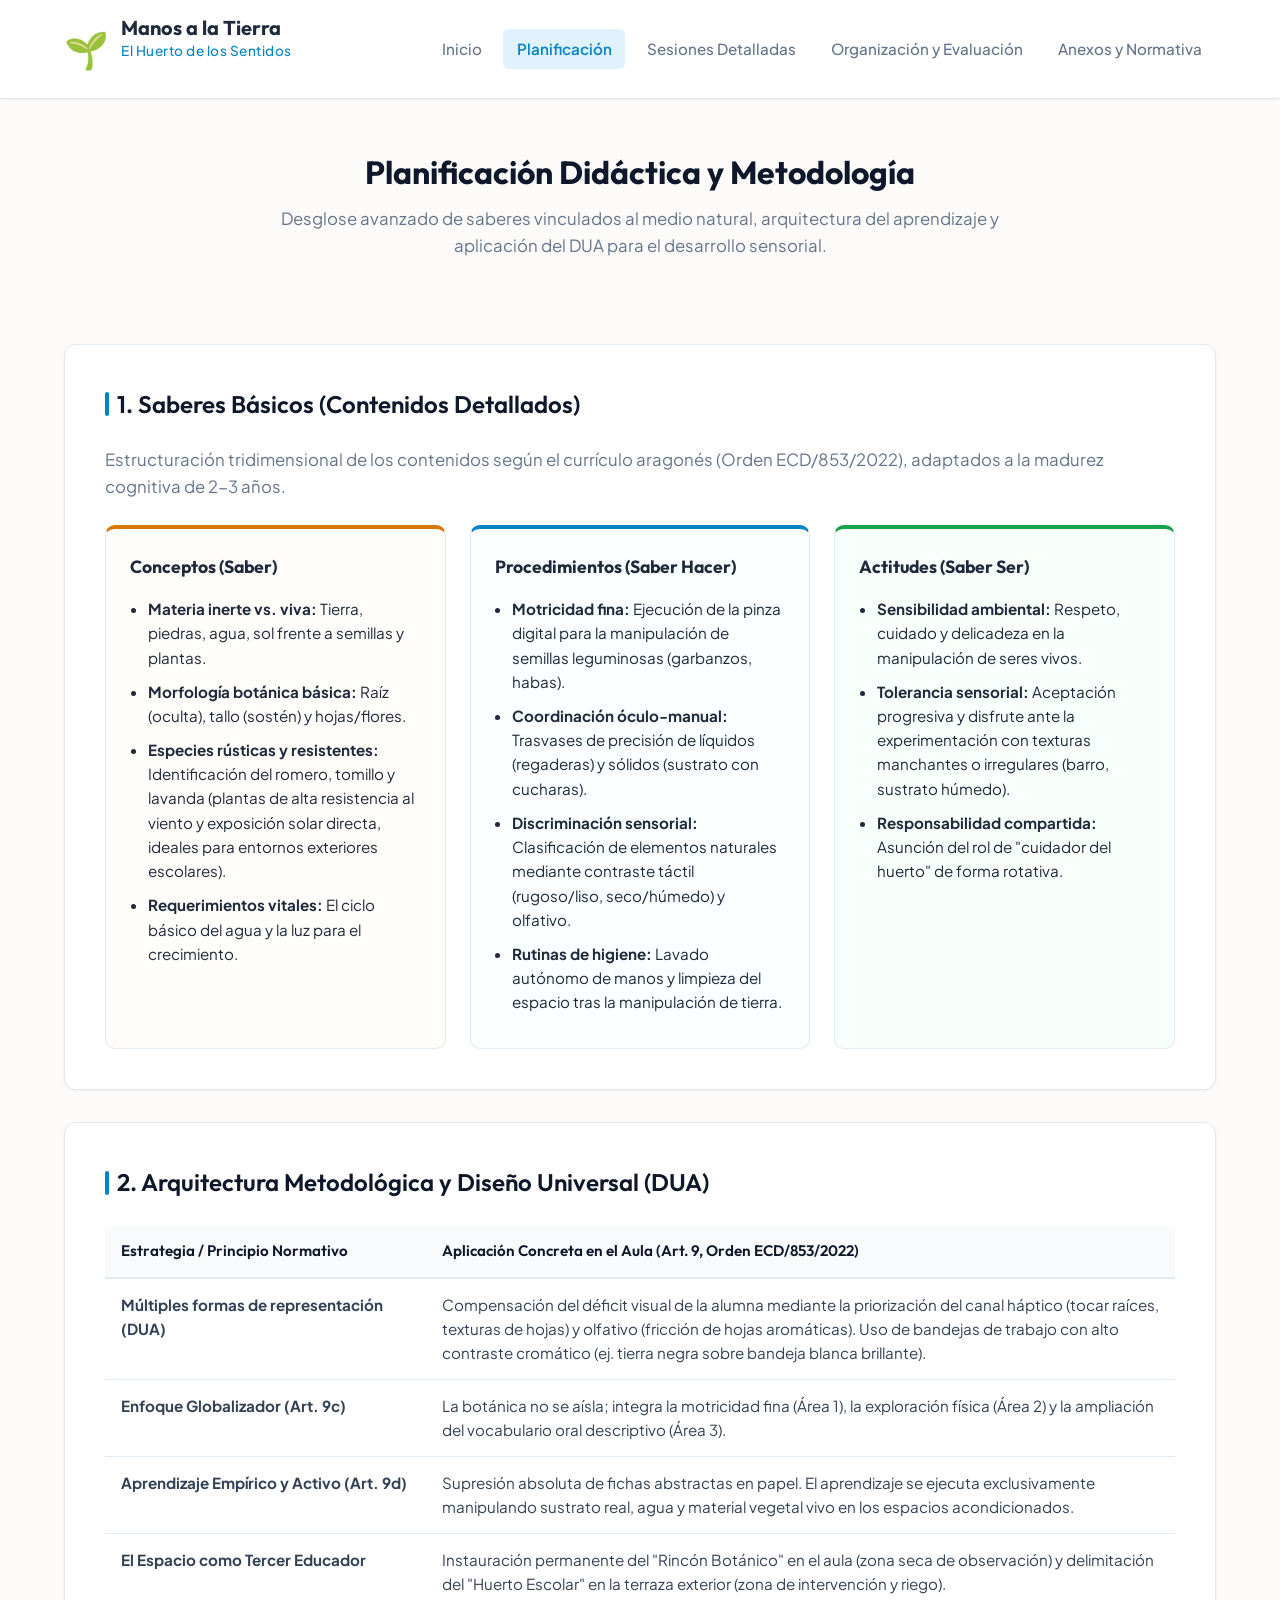
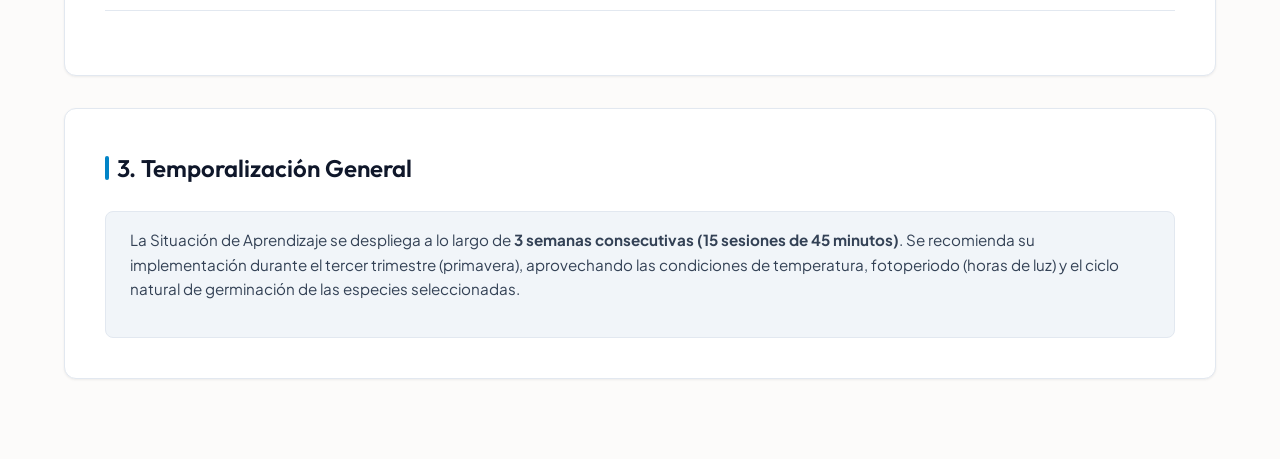
<file: docs/SA1/planificacion.html>
<!DOCTYPE html>
<html lang="es">
<head>
    <meta charset="UTF-8">
    <meta name="viewport" content="width=device-width, initial-scale=1.0">
    <title>Planificación | Manos a la Tierra</title>
    <link rel="stylesheet" href="style.css">
    <link href="https://fonts.googleapis.com/css2?family=Outfit:wght@300;400;500;600;700&family=Plus+Jakarta+Sans:wght@400;500;600;700&display=swap" rel="stylesheet">
</head>
<body>
    <header class="site-header">
        <div class="header-container">
            <div class="site-logo">
                <span class="logo-icon">🌱</span>
                <div class="logo-text">
                    <h1>Manos a la Tierra</h1>
                    <p>El Huerto de los Sentidos</p>
                </div>
            </div>
            <button class="menu-toggle" aria-label="Abrir menú">☰</button>
            <nav class="site-nav">
                <a href="index.html" class="nav-link">Inicio</a>
                <a href="planificacion.html" class="nav-link active">Planificación</a>
                <a href="sesiones.html" class="nav-link">Sesiones Detalladas</a>
                <a href="evaluacion.html" class="nav-link">Organización y Evaluación</a>
                <a href="anexos.html" class="nav-link">Anexos y Normativa</a>
            </nav>
        </div>
    </header>
    <main class="main-content">

<section class="page-title-section text-center">
    <h2>Planificación Didáctica y Metodología</h2>
    <p>Desglose avanzado de saberes vinculados al medio natural, arquitectura del aprendizaje y aplicación del DUA para el desarrollo sensorial.</p>
</section>

<div class="content-container">
    <section class="card-section">
        <h3 class="section-title"><span class="title-decor"></span>1. Saberes Básicos (Contenidos Detallados)</h3>
        <p class="section-intro-text">Estructuración tridimensional de los contenidos según el currículo aragonés (Orden ECD/853/2022), adaptados a la madurez cognitiva de 2-3 años.</p>
        <div class="grid-3-col">
            <div class="content-type-card conceptual">
                <h4>Conceptos (Saber)</h4>
                <ul>
                    <li><strong>Materia inerte vs. viva:</strong> Tierra, piedras, agua, sol frente a semillas y plantas.</li>
                    <li><strong>Morfología botánica básica:</strong> Raíz (oculta), tallo (sostén) y hojas/flores.</li>
                    <li><strong>Especies rústicas y resistentes:</strong> Identificación del romero, tomillo y lavanda (plantas de alta resistencia al viento y exposición solar directa, ideales para entornos exteriores escolares).</li>
                    <li><strong>Requerimientos vitales:</strong> El ciclo básico del agua y la luz para el crecimiento.</li>
                </ul>
            </div>
            <div class="content-type-card procedural">
                <h4>Procedimientos (Saber Hacer)</h4>
                <ul>
                    <li><strong>Motricidad fina:</strong> Ejecución de la pinza digital para la manipulación de semillas leguminosas (garbanzos, habas).</li>
                    <li><strong>Coordinación óculo-manual:</strong> Trasvases de precisión de líquidos (regaderas) y sólidos (sustrato con cucharas).</li>
                    <li><strong>Discriminación sensorial:</strong> Clasificación de elementos naturales mediante contraste táctil (rugoso/liso, seco/húmedo) y olfativo.</li>
                    <li><strong>Rutinas de higiene:</strong> Lavado autónomo de manos y limpieza del espacio tras la manipulación de tierra.</li>
                </ul>
            </div>
            <div class="content-type-card attitudinal">
                <h4>Actitudes (Saber Ser)</h4>
                <ul>
                    <li><strong>Sensibilidad ambiental:</strong> Respeto, cuidado y delicadeza en la manipulación de seres vivos.</li>
                    <li><strong>Tolerancia sensorial:</strong> Aceptación progresiva y disfrute ante la experimentación con texturas manchantes o irregulares (barro, sustrato húmedo).</li>
                    <li><strong>Responsabilidad compartida:</strong> Asunción del rol de "cuidador del huerto" de forma rotativa.</li>
                </ul>
            </div>
        </div>
    </section>

    <section class="card-section">
        <h3 class="section-title"><span class="title-decor"></span>2. Arquitectura Metodológica y Diseño Universal (DUA)</h3>
        <div class="table-responsive">
            <table class="styled-table">
                <thead>
                    <tr>
                        <th style="width: 30%;">Estrategia / Principio Normativo</th>
                        <th style="width: 70%;">Aplicación Concreta en el Aula (Art. 9, Orden ECD/853/2022)</th>
                    </tr>
                </thead>
                <tbody>
                    <tr>
                        <td><strong>Múltiples formas de representación (DUA)</strong></td>
                        <td>Compensación del déficit visual de la alumna mediante la priorización del canal háptico (tocar raíces, texturas de hojas) y olfativo (fricción de hojas aromáticas). Uso de bandejas de trabajo con alto contraste cromático (ej. tierra negra sobre bandeja blanca brillante).</td>
                    </tr>
                    <tr>
                        <td><strong>Enfoque Globalizador (Art. 9c)</strong></td>
                        <td>La botánica no se aísla; integra la motricidad fina (Área 1), la exploración física (Área 2) y la ampliación del vocabulario oral descriptivo (Área 3).</td>
                    </tr>
                    <tr>
                        <td><strong>Aprendizaje Empírico y Activo (Art. 9d)</strong></td>
                        <td>Supresión absoluta de fichas abstractas en papel. El aprendizaje se ejecuta exclusivamente manipulando sustrato real, agua y material vegetal vivo en los espacios acondicionados.</td>
                    </tr>
                    <tr>
                        <td><strong>El Espacio como Tercer Educador</strong></td>
                        <td>Instauración permanente del "Rincón Botánico" en el aula (zona seca de observación) y delimitación del "Huerto Escolar" en la terraza exterior (zona de intervención y riego).</td>
                    </tr>
                </tbody>
            </table>
        </div>
    </section>

    <section class="card-section">
        <h3 class="section-title"><span class="title-decor"></span>3. Temporalización General</h3>
        <div class="transversal-box">
            <p>La Situación de Aprendizaje se despliega a lo largo de <strong>3 semanas consecutivas (15 sesiones de 45 minutos)</strong>. Se recomienda su implementación durante el tercer trimestre (primavera), aprovechando las condiciones de temperatura, fotoperiodo (horas de luz) y el ciclo natural de germinación de las especies seleccionadas.</p>
        </div>
    </section>
</div>
    </main>
    <script src="script.js"></script>
</body>
</html>
</file>
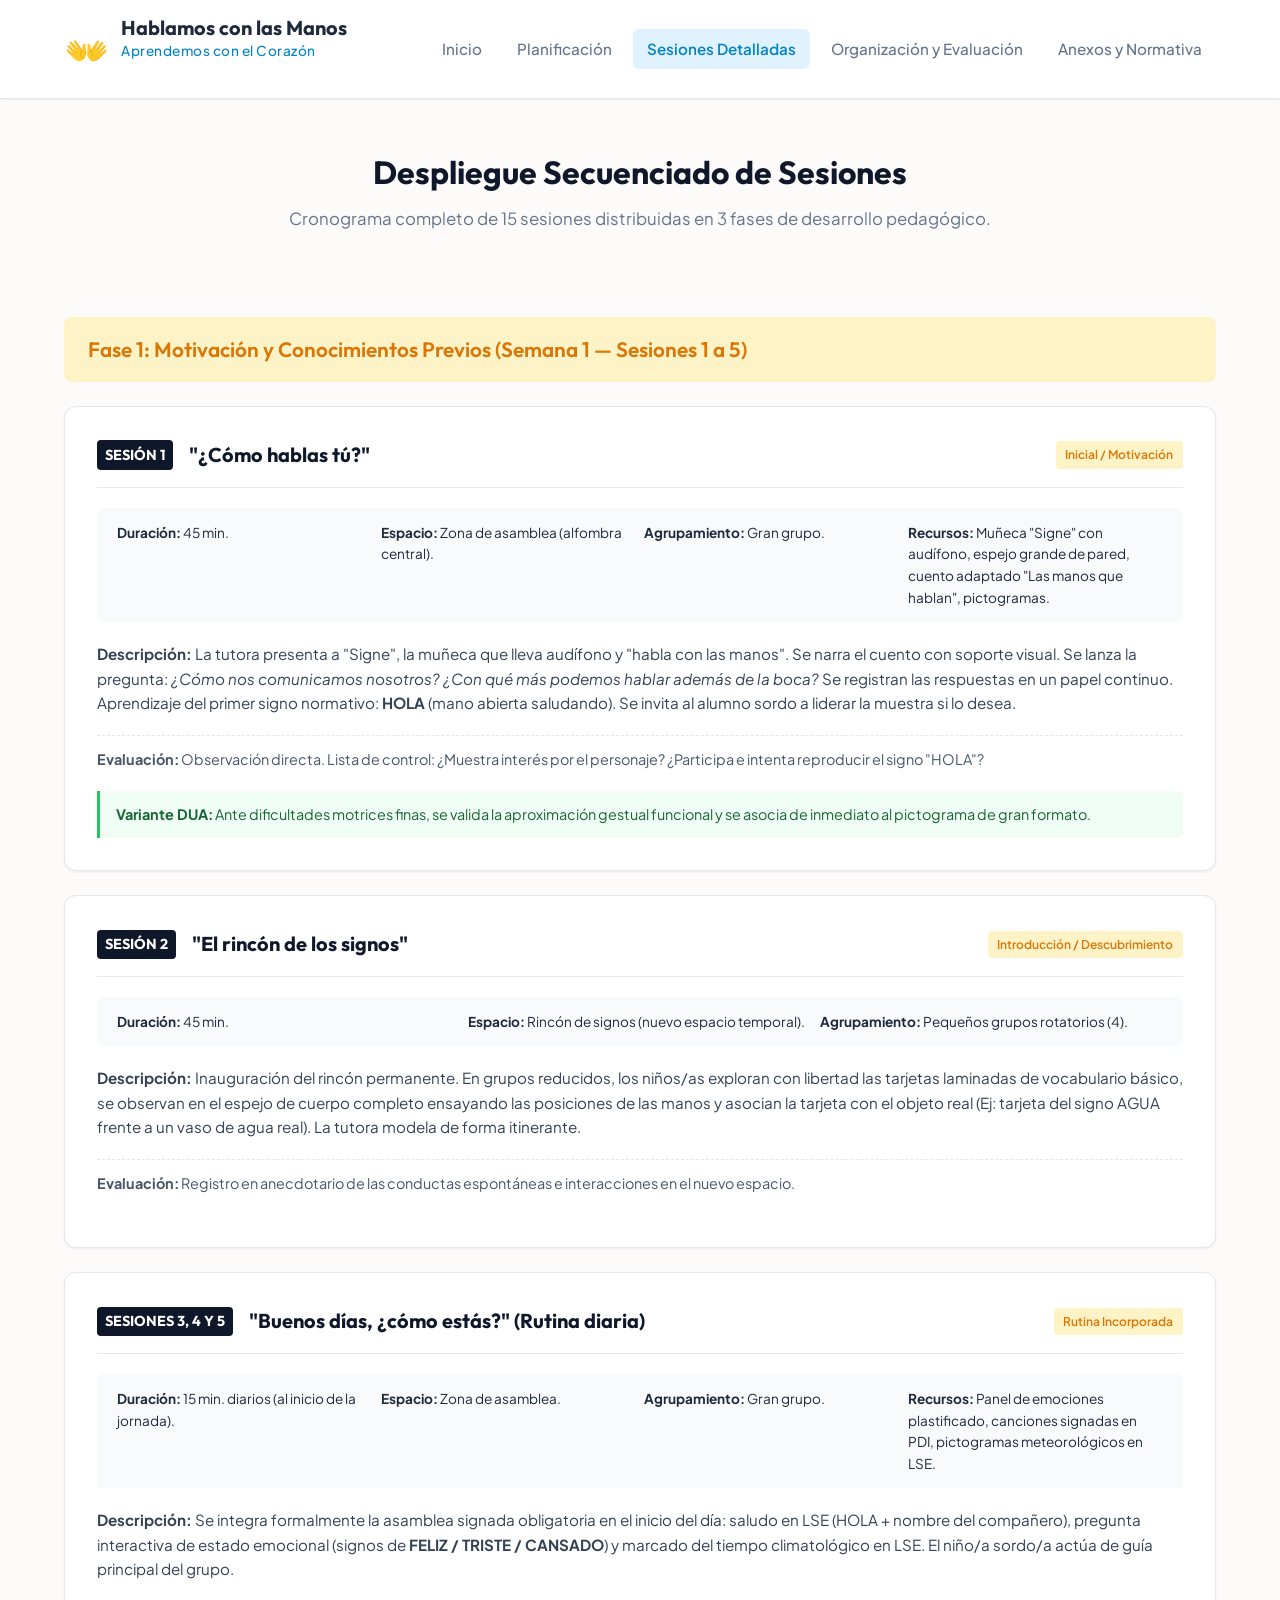
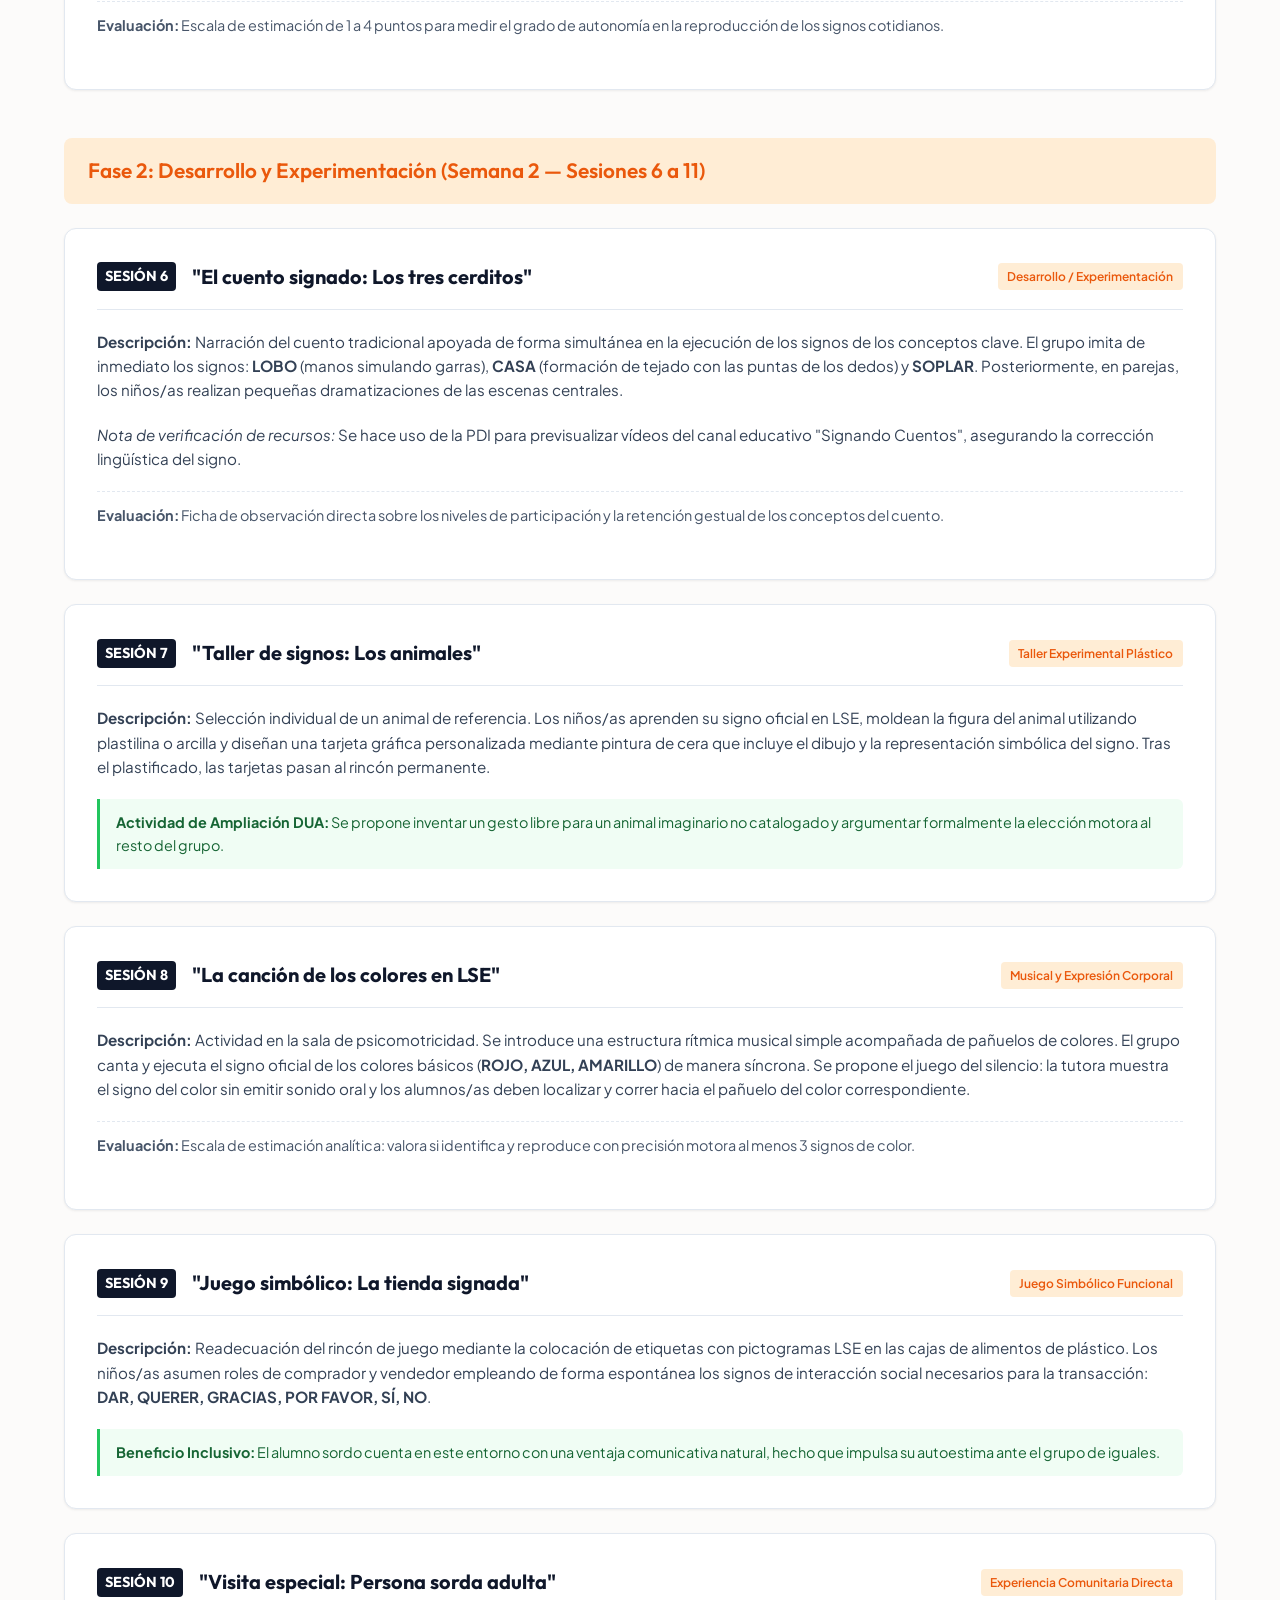
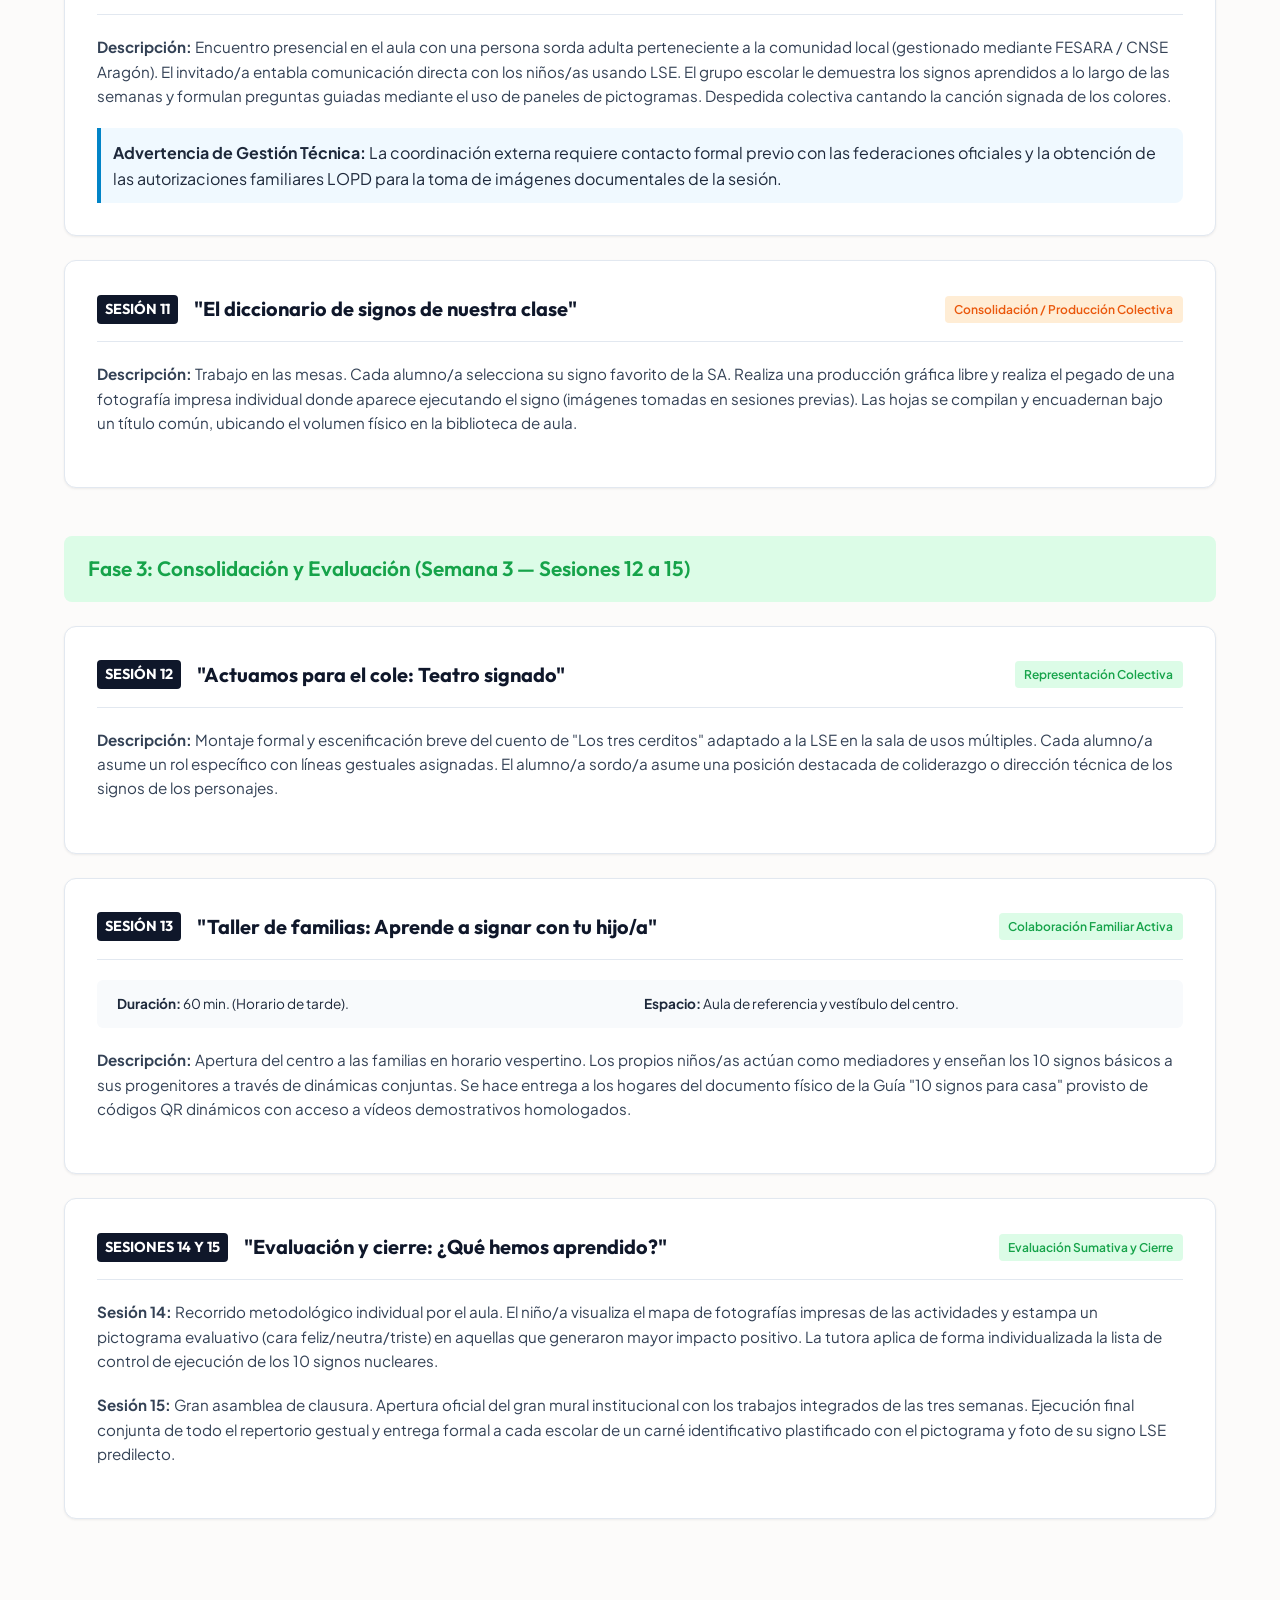
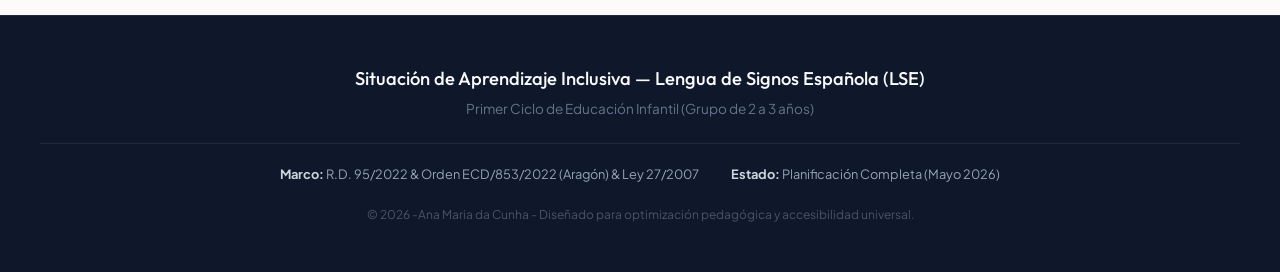
<file: docs/SA1/sesiones.html>
<!DOCTYPE html>
<html lang="es">
<head>
    <meta charset="UTF-8">
    <meta name="viewport" content="width=device-width, initial-scale=1.0">
    <title>Sesiones | Hablamos con las Manos</title>
    <link rel="stylesheet" href="style.css">
    <link rel="preconnect" href="https://fonts.googleapis.com">
    <link rel="preconnect" href="https://fonts.gstatic.com" crossorigin>
    <link href="https://fonts.googleapis.com/css2?family=Outfit:wght@300;400;500;600;700&family=Plus+Jakarta+Sans:wght@400;500;600;700&display=swap" rel="stylesheet">
</head>
<body>
    <header class="site-header">
        <div class="header-container">
            <div class="site-logo">
                <span class="logo-icon">👐</span>
                <div class="logo-text">
                    <h1>Hablamos con las Manos</h1>
                    <p>Aprendemos con el Corazón</p>
                </div>
            </div>
            <button class="menu-toggle" aria-label="Abrir menú de navegación">☰</button>
            <nav class="site-nav">
                <a href="index.html" class="nav-link ">Inicio</a>
<a href="planificacion.html" class="nav-link ">Planificación</a>
<a href="sesiones.html" class="nav-link active">Sesiones Detalladas</a>
<a href="evaluacion.html" class="nav-link ">Organización y Evaluación</a>
<a href="anexos.html" class="nav-link ">Anexos y Normativa</a>

            </nav>
        </div>
    </header>
    <main class="main-content">

<section class="page-title-section text-center">
    <h2>Despliegue Secuenciado de Sesiones</h2>
    <p>Cronograma completo de 15 sesiones distribuidas en 3 fases de desarrollo pedagógico.</p>
</section>

<div class="content-container">
    <div class="phase-container phase-1">
        <div class="phase-header">Fase 1: Motivación y Conocimientos Previos (Semana 1 — Sesiones 1 a 5)</div>
        
        <div class="session-card">
            <div class="session-meta">
                <span class="session-num">Sesión 1</span>
                <h4>"¿Cómo hablas tú?"</h4>
                <span class="session-tag badge-p1">Inicial / Motivación</span>
            </div>
            <div class="session-body">
                <div class="session-grid-details">
                    <div><strong>Duración:</strong> 45 min.</div>
                    <div><strong>Espacio:</strong> Zona de asamblea (alfombra central).</div>
                    <div><strong>Agrupamiento:</strong> Gran grupo.</div>
                    <div><strong>Recursos:</strong> Muñeca "Signe" con audífono, espejo grande de pared, cuento adaptado "Las manos que hablan", pictogramas.</div>
                </div>
                <p class="session-desc"><strong>Descripción:</strong> La tutora presenta a "Signe", la muñeca que lleva audífono y "habla con las manos". Se narra el cuento con soporte visual. Se lanza la pregunta: <em>¿Cómo nos comunicamos nosotros? ¿Con qué más podemos hablar además de la boca?</em> Se registran las respuestas en un papel continuo. Aprendizaje del primer signo normativo: <strong>HOLA</strong> (mano abierta saludando). Se invita al alumno sordo a liderar la muestra si lo desea.</p>
                <p class="session-eval"><strong>Evaluación:</strong> Observación directa. Lista de control: ¿Muestra interés por el personaje? ¿Participa e intenta reproducir el signo "HOLA"?</p>
                <div class="dua-variant"><strong>Variante DUA:</strong> Ante dificultades motrices finas, se valida la aproximación gestual funcional y se asocia de inmediato al pictograma de gran formato.</div>
            </div>
        </div>

        <div class="session-card">
            <div class="session-meta">
                <span class="session-num">Sesión 2</span>
                <h4>"El rincón de los signos"</h4>
                <span class="session-tag badge-p1">Introducción / Descubrimiento</span>
            </div>
            <div class="session-body">
                <div class="session-grid-details">
                    <div><strong>Duración:</strong> 45 min.</div>
                    <div><strong>Espacio:</strong> Rincón de signos (nuevo espacio temporal).</div>
                    <div><strong>Agrupamiento:</strong> Pequeños grupos rotatorios (4).</div>
                </div>
                <p class="session-desc"><strong>Descripción:</strong> Inauguración del rincón permanente. En grupos reducidos, los niños/as exploran con libertad las tarjetas laminadas de vocabulario básico, se observan en el espejo de cuerpo completo ensayando las posiciones de las manos y asocian la tarjeta con el objeto real (Ej: tarjeta del signo AGUA frente a un vaso de agua real). La tutora modela de forma itinerante.</p>
                <p class="session-eval"><strong>Evaluación:</strong> Registro en anecdotario de las conductas espontáneas e interacciones en el nuevo espacio.</p>
            </div>
        </div>

        <div class="session-card">
            <div class="session-meta">
                <span class="session-num">Sesiones 3, 4 y 5</span>
                <h4>"Buenos días, ¿cómo estás?" (Rutina diaria)</h4>
                <span class="session-tag badge-p1">Rutina Incorporada</span>
            </div>
            <div class="session-body">
                <div class="session-grid-details">
                    <div><strong>Duración:</strong> 15 min. diarios (al inicio de la jornada).</div>
                    <div><strong>Espacio:</strong> Zona de asamblea.</div>
                    <div><strong>Agrupamiento:</strong> Gran grupo.</div>
                    <div><strong>Recursos:</strong> Panel de emociones plastificado, canciones signadas en PDI, pictogramas meteorológicos en LSE.</div>
                </div>
                <p class="session-desc"><strong>Descripción:</strong> Se integra formalmente la asamblea signada obligatoria en el inicio del día: saludo en LSE (HOLA + nombre del compañero), pregunta interactiva de estado emocional (signos de <strong>FELIZ / TRISTE / CANSADO</strong>) y marcado del tiempo climatológico en LSE. El niño/a sordo/a actúa de guía principal del grupo.</p>
                <p class="session-eval"><strong>Evaluación:</strong> Escala de estimación de 1 a 4 puntos para medir el grado de autonomía en la reproducción de los signos cotidianos.</p>
            </div>
        </div>
    </div>

    <div class="phase-container phase-2">
        <div class="phase-header">Fase 2: Desarrollo y Experimentación (Semana 2 — Sesiones 6 a 11)</div>

        <div class="session-card">
            <div class="session-meta">
                <span class="session-num">Sesión 6</span>
                <h4>"El cuento signado: Los tres cerditos"</h4>
                <span class="session-tag badge-p2">Desarrollo / Experimentación</span>
            </div>
            <div class="session-body">
                <p class="session-desc"><strong>Descripción:</strong> Narración del cuento tradicional apoyada de forma simultánea en la ejecución de los signos de los conceptos clave. El grupo imita de inmediato los signos: <strong>LOBO</strong> (manos simulando garras), <strong>CASA</strong> (formación de tejado con las puntas de los dedos) y <strong>SOPLAR</strong>. Posteriormente, en parejas, los niños/as realizan pequeñas dramatizaciones de las escenas centrales.</p>
                <p class="session-desc"><em>Nota de verificación de recursos:</em> Se hace uso de la PDI para previsualizar vídeos del canal educativo "Signando Cuentos", asegurando la corrección lingüística del signo.</p>
                <p class="session-eval"><strong>Evaluación:</strong> Ficha de observación directa sobre los niveles de participación y la retención gestual de los conceptos del cuento.</p>
            </div>
        </div>

        <div class="session-card">
            <div class="session-meta">
                <span class="session-num">Sesión 7</span>
                <h4>"Taller de signos: Los animales"</h4>
                <span class="session-tag badge-p2">Taller Experimental Plástico</span>
            </div>
            <div class="session-body">
                <p class="session-desc"><strong>Descripción:</strong> Selección individual de un animal de referencia. Los niños/as aprenden su signo oficial en LSE, moldean la figura del animal utilizando plastilina o arcilla y diseñan una tarjeta gráfica personalizada mediante pintura de cera que incluye el dibujo y la representación simbólica del signo. Tras el plastificado, las tarjetas pasan al rincón permanente.</p>
                <div class="dua-variant"><strong>Actividad de Ampliación DUA:</strong> Se propone inventar un gesto libre para un animal imaginario no catalogado y argumentar formalmente la elección motora al resto del grupo.</div>
            </div>
        </div>

        <div class="session-card">
            <div class="session-meta">
                <span class="session-num">Sesión 8</span>
                <h4>"La canción de los colores en LSE"</h4>
                <span class="session-tag badge-p2">Musical y Expresión Corporal</span>
            </div>
            <div class="session-body">
                <p class="session-desc"><strong>Descripción:</strong> Actividad en la sala de psicomotricidad. Se introduce una estructura rítmica musical simple acompañada de pañuelos de colores. El grupo canta y ejecuta el signo oficial de los colores básicos (<strong>ROJO, AZUL, AMARILLO</strong>) de manera síncrona. Se propone el juego del silencio: la tutora muestra el signo del color sin emitir sonido oral y los alumnos/as deben localizar y correr hacia el pañuelo del color correspondiente.</p>
                <p class="session-eval"><strong>Evaluación:</strong> Escala de estimación analítica: valora si identifica y reproduce con precisión motora al menos 3 signos de color.</p>
            </div>
        </div>

        <div class="session-card">
            <div class="session-meta">
                <span class="session-num">Sesión 9</span>
                <h4>"Juego simbólico: La tienda signada"</h4>
                <span class="session-tag badge-p2">Juego Simbólico Funcional</span>
            </div>
            <div class="session-body">
                <p class="session-desc"><strong>Descripción:</strong> Readecuación del rincón de juego mediante la colocación de etiquetas con pictogramas LSE en las cajas de alimentos de plástico. Los niños/as asumen roles de comprador y vendedor empleando de forma espontánea los signos de interacción social necesarios para la transacción: <strong>DAR, QUERER, GRACIAS, POR FAVOR, SÍ, NO</strong>.</p>
                <div class="dua-variant"><strong>Beneficio Inclusivo:</strong> El alumno sordo cuenta en este entorno con una ventaja comunicativa natural, hecho que impulsa su autoestima ante el grupo de iguales.</div>
            </div>
        </div>

        <div class="session-card">
            <div class="session-meta">
                <span class="session-num">Sesión 10</span>
                <h4>"Visita especial: Persona sorda adulta"</h4>
                <span class="session-tag badge-p2">Experiencia Comunitaria Directa</span>
            </div>
            <div class="session-body">
                <p class="session-desc"><strong>Descripción:</strong> Encuentro presencial en el aula con una persona sorda adulta perteneciente a la comunidad local (gestionado mediante FESARA / CNSE Aragón). El invitado/a entabla comunicación directa con los niños/as usando LSE. El grupo escolar le demuestra los signos aprendidos a lo largo de las semanas y formulan preguntas guiadas mediante el uso de paneles de pictogramas. Despedida colectiva cantando la canción signada de los colores.</p>
                <div class="callout-box info" style="margin: 0.5rem 0 0 0; padding: 0.75rem;">
                    <strong>Advertencia de Gestión Técnica:</strong> La coordinación externa requiere contacto formal previo con las federaciones oficiales y la obtención de las autorizaciones familiares LOPD para la toma de imágenes documentales de la sesión.
                </div>
            </div>
        </div>

        <div class="session-card">
            <div class="session-meta">
                <span class="session-num">Sesión 11</span>
                <h4>"El diccionario de signos de nuestra clase"</h4>
                <span class="session-tag badge-p2">Consolidación / Producción Colectiva</span>
            </div>
            <div class="session-body">
                <p class="session-desc"><strong>Descripción:</strong> Trabajo en las mesas. Cada alumno/a selecciona su signo favorito de la SA. Realiza una producción gráfica libre y realiza el pegado de una fotografía impresa individual donde aparece ejecutando el signo (imágenes tomadas en sesiones previas). Las hojas se compilan y encuadernan bajo un título común, ubicando el volumen físico en la biblioteca de aula.</p>
            </div>
        </div>
    </div>

    <div class="phase-container phase-3">
        <div class="phase-header">Fase 3: Consolidación y Evaluación (Semana 3 — Sesiones 12 a 15)</div>

        <div class="session-card">
            <div class="session-meta">
                <span class="session-num">Sesión 12</span>
                <h4>"Actuamos para el cole: Teatro signado"</h4>
                <span class="session-tag badge-p3">Representación Colectiva</span>
            </div>
            <div class="session-body">
                <p class="session-desc"><strong>Descripción:</strong> Montaje formal y escenificación breve del cuento de "Los tres cerditos" adaptado a la LSE en la sala de usos múltiples. Cada alumno/a asume un rol específico con líneas gestuales asignadas. El alumno/a sordo/a asume una posición destacada de coliderazgo o dirección técnica de los signos de los personajes.</p>
            </div>
        </div>

        <div class="session-card">
            <div class="session-meta">
                <span class="session-num">Sesión 13</span>
                <h4>"Taller de familias: Aprende a signar con tu hijo/a"</h4>
                <span class="session-tag badge-p3">Colaboración Familiar Activa</span>
            </div>
            <div class="session-body">
                <div class="session-grid-details">
                    <div><strong>Duración:</strong> 60 min. (Horario de tarde).</div>
                    <div><strong>Espacio:</strong> Aula de referencia y vestíbulo del centro.</div>
                </div>
                <p class="session-desc"><strong>Descripción:</strong> Apertura del centro a las familias en horario vespertino. Los propios niños/as actúan como mediadores y enseñan los 10 signos básicos a sus progenitores a través de dinámicas conjuntas. Se hace entrega a los hogares del documento físico de la Guía "10 signos para casa" provisto de códigos QR dinámicos con acceso a vídeos demostrativos homologados.</p>
            </div>
        </div>

        <div class="session-card">
            <div class="session-meta">
                <span class="session-num">Sesiones 14 y 15</span>
                <h4>"Evaluación y cierre: ¿Qué hemos aprendido?"</h4>
                <span class="session-tag badge-p3">Evaluación Sumativa y Cierre</span>
            </div>
            <div class="session-body">
                <p class="session-desc"><strong>Sesión 14:</strong> Recorrido metodológico individual por el aula. El niño/a visualiza el mapa de fotografías impresas de las actividades y estampa un pictograma evaluativo (cara feliz/neutra/triste) en aquellas que generaron mayor impacto positivo. La tutora aplica de forma individualizada la lista de control de ejecución de los 10 signos nucleares.</p>
                <p class="session-desc"><strong>Sesión 15:</strong> Gran asamblea de clausura. Apertura oficial del gran mural institucional con los trabajos integrados de las tres semanas. Ejecución final conjunta de todo el repertorio gestual y entrega formal a cada escolar de un carné identificativo plastificado con el pictograma y foto de su signo LSE predilecto.</p>
            </div>
        </div>
    </div>
</div>

    </main>
    <footer class="site-footer">
        <div class="footer-container">
            <p class="footer-title">Situación de Aprendizaje Inclusiva — Lengua de Signos Española (LSE)</p>
            <p class="footer-subtitle">Primer Ciclo de Educación Infantil (Grupo de 2 a 3 años)</p>
            <div class="footer-meta">
                <span><strong>Marco:</strong> R.D. 95/2022 & Orden ECD/853/2022 (Aragón) & Ley 27/2007</span>
                <span><strong>Estado:</strong> Planificación Completa (Mayo 2026)</span>
            </div>
            <p class="footer-copy">&copy; 2026 -Ana Maria da Cunha - Diseñado para optimización pedagógica y accesibilidad universal.</p>
        </div>
    </footer>
    <script src="script.js"></script>
</body>
</html>
</file>
<file: docs/sa/styles.css>
:root {
  --bg: #f8fafc;
  --bg-soft: rgba(255,255,255,0.72);
  --surface: #ffffff;
  --text: #0f172a;
  --muted: #475569;
  --line: rgba(15, 23, 42, 0.09);
  --primary: #7c3aed;
  --secondary: #06b6d4;
  --accent: #22c55e;
  --pink: #ec4899;
  --yellow: #f59e0b;
  --danger: #ef4444;
  --shadow: 0 18px 50px rgba(15, 23, 42, 0.10);
  --radius: 24px;
  --radius-sm: 16px;
  --container: 1280px;
}

body.dark {
  --bg: #0b1120;
  --bg-soft: rgba(15, 23, 42, 0.82);
  --surface: #111827;
  --text: #e5eefb;
  --muted: #9fb0c8;
  --line: rgba(255,255,255,0.10);
  --shadow: 0 18px 50px rgba(0,0,0,0.35);
}

*,
*::before,
*::after {
  box-sizing: border-box;
}

html {
  scroll-behavior: smooth;
}

body {
  margin: 0;
  font-family: "Inter", system-ui, sans-serif;
  color: var(--text);
  background:
    radial-gradient(circle at top left, rgba(124,58,237,0.10), transparent 30%),
    radial-gradient(circle at top right, rgba(6,182,212,0.10), transparent 30%),
    linear-gradient(180deg, var(--bg) 0%, #eef6ff 100%);
  min-height: 100vh;
  overflow-x: hidden;
}

body.dark {
  background:
    radial-gradient(circle at top left, rgba(124,58,237,0.16), transparent 30%),
    radial-gradient(circle at top right, rgba(6,182,212,0.16), transparent 30%),
    linear-gradient(180deg, #07101f 0%, #111827 100%);
}

img,
svg {
  max-width: 100%;
  display: block;
}

a {
  color: inherit;
  text-decoration: none;
}

button,
input,
select {
  font: inherit;
}

.container {
  width: min(var(--container), calc(100% - 2rem));
  margin-inline: auto;
}

.bg-orb {
  position: fixed;
  border-radius: 999px;
  filter: blur(90px);
  opacity: 0.20;
  pointer-events: none;
  z-index: -1;
}

.orb-1 {
  width: 320px;
  height: 320px;
  background: #7c3aed;
  top: 10%;
  left: -5%;
}

.orb-2 {
  width: 280px;
  height: 280px;
  background: #06b6d4;
  top: 25%;
  right: -6%;
}

.orb-3 {
  width: 260px;
  height: 260px;
  background: #f59e0b;
  bottom: 12%;
  left: 18%;
}

.hero {
  padding: 1rem 0 2rem;
}

.topbar {
  display: flex;
  align-items: center;
  justify-content: space-between;
  gap: 1rem;
  padding: 0.5rem 0 1rem;
  position: sticky;
  top: 0;
  z-index: 20;
  backdrop-filter: blur(14px);
}

.brand {
  display: inline-flex;
  align-items: center;
  gap: 0.75rem;
  font-weight: 800;
}

.brand-badge {
  width: 42px;
  height: 42px;
  display: grid;
  place-items: center;
  border-radius: 14px;
  color: white;
  font-weight: 800;
  background: linear-gradient(135deg, var(--primary), var(--secondary));
  box-shadow: var(--shadow);
}

.nav-links {
  display: flex;
  align-items: center;
  flex-wrap: wrap;
  gap: 0.9rem;
}

.nav-links a {
  padding: 0.7rem 0.95rem;
  border-radius: 999px;
  color: var(--muted);
  transition: 0.2s ease;
}

.nav-links a:hover {
  background: rgba(255,255,255,0.45);
  color: var(--text);
}

.nav-toggle {
  display: none;
  width: 48px;
  height: 48px;
  border: 1px solid var(--line);
  border-radius: 14px;
  background: var(--bg-soft);
  padding: 0;
  place-items: center;
}

.nav-toggle span {
  display: block;
  width: 20px;
  height: 2px;
  background: var(--text);
  margin: 4px auto;
}

.hero-grid {
  display: grid;
  grid-template-columns: 1.15fr 0.85fr;
  gap: 2rem;
  align-items: center;
  padding-top: 2rem;
}

.hero-copy,
.hero-visual {
  background: var(--bg-soft);
  backdrop-filter: blur(16px);
  border: 1px solid var(--line);
  border-radius: 32px;
  box-shadow: var(--shadow);
}

.hero-copy {
  padding: 2.2rem;
}

.hero-visual {
  padding: 1.2rem;
}

.eyebrow {
  display: inline-flex;
  padding: 0.5rem 0.9rem;
  border-radius: 999px;
  background: rgba(124,58,237,0.12);
  color: var(--primary);
  font-weight: 700;
  margin: 0 0 1rem;
}

.hero h1 {
  font-family: "Baloo 2", cursive;
  font-size: clamp(2.2rem, 5vw, 4.5rem);
  line-height: 0.95;
  margin: 0 0 1rem;
}

.hero-text {
  color: var(--muted);
  font-size: 1.05rem;
  line-height: 1.75;
  max-width: 58ch;
}

.hero-actions,
.button-stack,
.toolbar-inline,
.legend-row,
.hero-tags {
  display: flex;
  flex-wrap: wrap;
  gap: 0.75rem;
}

.hero-actions {
  margin-top: 1.4rem;
}

.hero-tags {
  margin-top: 1.2rem;
}

.hero-tags span,
.legend,
.pill {
  display: inline-flex;
  align-items: center;
  gap: 0.45rem;
  border-radius: 999px;
  padding: 0.5rem 0.85rem;
  font-weight: 700;
  font-size: 0.9rem;
  border: 1px solid var(--line);
  background: rgba(255,255,255,0.55);
}

.btn {
  border: none;
  border-radius: 16px;
  padding: 0.95rem 1.15rem;
  font-weight: 800;
  cursor: pointer;
  transition: transform 0.2s ease, opacity 0.2s ease, background 0.2s ease;
}

.btn:hover {
  transform: translateY(-2px);
}

.btn-primary {
  color: white;
  background: linear-gradient(135deg, var(--primary), var(--secondary));
}

.btn-secondary {
  color: var(--text);
  background: linear-gradient(135deg, #fde68a, #f9a8d4);
}

.btn-small {
  padding: 0.7rem 0.95rem;
  border-radius: 12px;
  background: linear-gradient(135deg, var(--primary), #8b5cf6);
  color: white;
}

.btn-ghost {
  background: transparent;
  color: var(--text);
  border: 1px solid var(--line);
}

.main-layout {
  display: grid;
  grid-template-columns: 320px 1fr;
  gap: 1.5rem;
  align-items: start;
  padding: 1rem 0 3rem;
}

.sticky {
  position: sticky;
  top: 5.2rem;
}

.panel,
.intro-card,
.card,
.session-card {
  background: var(--bg-soft);
  border: 1px solid var(--line);
  border-radius: var(--radius);
  box-shadow: var(--shadow);
  backdrop-filter: blur(16px);
}

.panel {
  padding: 1.2rem;
}

.control-group {
  display: grid;
  gap: 0.45rem;
  margin-bottom: 1rem;
}

.control-group label {
  font-size: 0.9rem;
  font-weight: 700;
}

.control-group input,
.control-group select {
  width: 100%;
  padding: 0.9rem 1rem;
  border-radius: 14px;
  border: 1px solid var(--line);
  background: var(--surface);
  color: var(--text);
}

.progress-card {
  margin-top: 1rem;
  padding: 1rem;
  border-radius: 20px;
  background: linear-gradient(135deg, rgba(124,58,237,0.10), rgba(6,182,212,0.10));
  border: 1px solid var(--line);
}

.progress-head {
  display: flex;
  align-items: center;
  justify-content: space-between;
  gap: 1rem;
  margin-bottom: 0.75rem;
}

.progress-bar {
  height: 12px;
  border-radius: 999px;
  background: rgba(148,163,184,0.20);
  overflow: hidden;
}

.progress-bar span {
  display: block;
  height: 100%;
  width: 0%;
  background: linear-gradient(90deg, var(--pink), var(--secondary), var(--accent));
  border-radius: inherit;
  transition: width 0.3s ease;
}

.section {
  margin-bottom: 1.6rem;
}

.section-title {
  display: flex;
  align-items: center;
  gap: 1rem;
  margin-bottom: 1rem;
}

.section-kicker {
  width: 52px;
  height: 52px;
  display: grid;
  place-items: center;
  border-radius: 18px;
  font-weight: 900;
  color: white;
  background: linear-gradient(135deg, var(--pink), var(--yellow));
}

.section h2 {
  margin: 0;
  font-size: clamp(1.5rem, 2vw, 2rem);
}

.intro-card {
  display: grid;
  grid-template-columns: repeat(2, 1fr);
  gap: 1rem;
  padding: 1.2rem;
  margin-bottom: 1rem;
}

.cards-grid {
  display: grid;
  grid-template-columns: repeat(2, minmax(0, 1fr));
  gap: 1rem;
  margin-bottom: 1rem;
}

.card {
  padding: 1.1rem;
}

.card h3,
.panel h3 {
  margin: 0 0 0.6rem;
  font-size: 1.05rem;
}

.card p,
.card li,
.panel p,
.panel li {
  color: var(--muted);
  line-height: 1.7;
}

.card ul,
.panel ul,
.panel ol {
  margin: 0;
  padding-left: 1.1rem;
}

.accordion-list {
  display: grid;
  gap: 1rem;
}

.session-card {
  overflow: hidden;
}

.session-card details {
  border-radius: inherit;
}

.session-card summary {
  list-style: none;
  cursor: pointer;
  display: grid;
  grid-template-columns: auto 1fr auto;
  gap: 1rem;
  align-items: center;
  padding: 1rem 1.1rem;
}

.session-card summary::-webkit-details-marker {
  display: none;
}

.session-num {
  width: 52px;
  height: 52px;
  border-radius: 18px;
  display: grid;
  place-items: center;
  font-weight: 900;
  color: white;
  background: linear-gradient(135deg, var(--primary), var(--secondary));
}

.session-meta h3 {
  margin: 0;
  font-size: 1.1rem;
}

.session-meta p {
  margin: 0.35rem 0 0;
  color: var(--muted);
}

.session-badges {
  display: flex;
  flex-wrap: wrap;
  gap: 0.5rem;
  justify-content: flex-end;
}

.badge {
  padding: 0.45rem 0.7rem;
  border-radius: 999px;
  font-size: 0.8rem;
  font-weight: 800;
  border: 1px solid var(--line);
  background: rgba(255,255,255,0.5);
}

.session-body {
  padding: 0 1.1rem 1.1rem;
  display: grid;
  gap: 1rem;
}

.session-grid {
  display: grid;
  grid-template-columns: repeat(2, minmax(0,1fr));
  gap: 1rem;
}

.session-box {
  padding: 1rem;
  border-radius: 18px;
  border: 1px solid var(--line);
  background: rgba(255,255,255,0.42);
}

.session-box strong {
  display: block;
  margin-bottom: 0.5rem;
}

.session-footer {
  display: flex;
  align-items: center;
  justify-content: space-between;
  gap: 1rem;
  border-top: 1px solid var(--line);
  padding-top: 0.9rem;
}

.review-check {
  display: flex;
  align-items: center;
  gap: 0.6rem;
  font-weight: 700;
}

.phase-motivacion {
  background: rgba(250, 204, 21, 0.20);
}

.phase-desarrollo {
  background: rgba(249, 115, 22, 0.16);
}

.phase-consolidacion {
  background: rgba(34, 197, 94, 0.18);
}

.resource-columns {
  display: grid;
  grid-template-columns: repeat(3, 1fr);
  gap: 1rem;
}

.fancy-list li,
.annex-list li {
  margin-bottom: 0.6rem;
}

.note-panel {
  border: 1px dashed rgba(239,68,68,0.45);
  background: linear-gradient(135deg, rgba(248,113,113,0.10), rgba(250,204,21,0.12));
}

.site-footer {
  padding: 1rem 0 2.5rem;
}

.footer-grid {
  display: flex;
  justify-content: space-between;
  gap: 1rem;
  padding: 1rem 1.2rem;
  border-radius: 24px;
  background: var(--bg-soft);
  border: 1px solid var(--line);
  box-shadow: var(--shadow);
}

.hidden {
  display: none !important;
}

@media (max-width: 1080px) {
  .main-layout,
  .hero-grid,
  .resource-columns,
  .intro-card,
  .cards-grid {
    grid-template-columns: 1fr;
  }

  .sidebar {
    order: -1;
  }

  .sticky {
    position: static;
  }
}

@media (max-width: 860px) {
  .nav-toggle {
    display: grid;
  }

  .nav-links {
    position: absolute;
    top: 68px;
    left: 1rem;
    right: 1rem;
    padding: 1rem;
    border-radius: 22px;
    background: var(--bg-soft);
    border: 1px solid var(--line);
    box-shadow: var(--shadow);
    display: none;
    flex-direction: column;
    align-items: stretch;
  }

  .nav-links.open {
    display: flex;
  }

  .session-card summary,
  .session-grid,
  .session-footer,
  .footer-grid {
    grid-template-columns: 1fr;
    display: grid;
  }

  .session-badges {
    justify-content: flex-start;
  }
}

@media (max-width: 560px) {
  .hero-copy,
  .hero-visual,
  .panel,
  .card,
  .session-box {
    border-radius: 20px;
  }

  .hero h1 {
    line-height: 1.02;
  }

  .section-kicker,
  .session-num {
    width: 46px;
    height: 46px;
    border-radius: 16px;
  }
}

@media print {
  .sidebar,
  .topbar,
  .hero-actions,
  .hero-tags,
  .bg-orb,
  .toolbar-inline button,
  .session-footer,
  .nav-toggle {
    display: none !important;
  }

  body,
  body.dark {
    background: white !important;
    color: black !important;
  }

  .main-layout,
  .hero-grid,
  .cards-grid,
  .resource-columns,
  .intro-card,
  .session-grid {
    display: block !important;
  }

  .hero-copy,
  .hero-visual,
  .panel,
  .card,
  .session-card {
    box-shadow: none !important;
    border: 1px solid #ddd !important;
    margin-bottom: 1rem;
    background: white !important;
  }

  details {
    display: block !important;
  }

  details > * {
    display: block !important;
  }

  .content {
    width: 100%;
  }
}
</file>
<file: docs/SA1/style.css>
/* CSS MASTER ARCHITECTURE - SITIO WEB SITUACIÓN DE APRENDIZAJE */
:root {
    --bg-main: #fcfbfa;
    --text-primary: #1e293b;
    --text-muted: #64748b;
    --accent-primary: #0284c7;
    --accent-hover: #0369a1;
    --accent-light: #e0f2fe;
    
    --p1-color: #d97706;
    --p1-light: #fef3c7;
    --p2-color: #ea580c;
    --p2-light: #ffedd5;
    --p3-color: #16a34a;
    --p3-light: #dcfce7;
    
    --card-bg: #ffffff;
    --border-color: #e2e8f0;
    --shadow-sm: 0 1px 3px rgba(0,0,0,0.05), 0 1px 2px rgba(0,0,0,0.02);
    --shadow-md: 0 4px 6px -1px rgba(0, 0, 0, 0.05), 0 2px 4px -1px rgba(0, 0, 0, 0.03);
    
    --font-heading: 'Outfit', 'Plus Jakarta Sans', sans-serif;
    --font-body: 'Plus Jakarta Sans', system-ui, sans-serif;
}

* {
    box-sizing: border-box;
    margin: 0;
    padding: 0;
}

body {
    font-family: var(--font-body);
    background-color: var(--bg-main);
    color: var(--text-primary);
    line-height: 1.6;
    font-size: 16px;
    -webkit-font-smoothing: antialiased;
}

/* HEADER AND NAVIGATION */
.site-header {
    background-color: #ffffff;
    border-bottom: 1px solid var(--border-color);
    position: sticky;
    top: 0;
    z-index: 100;
    box-shadow: var(--shadow-sm);
}

.header-container {
    max-width: 1200px;
    margin: 0 auto;
    padding: 1rem 1.5rem;
    display: flex;
    justify-content: space-between;
    align-items: center;
}

.site-logo {
    display: flex;
    align-items: center;
    gap: 0.75rem;
}

.logo-icon {
    font-size: 2.25rem;
}

.logo-text h1 {
    font-family: var(--font-heading);
    font-size: 1.25rem;
    font-weight: 700;
    color: var(--text-primary);
    line-height: 1.2;
}

.logo-text p {
    font-size: 0.85rem;
    color: var(--accent-primary);
    font-weight: 500;
    letter-spacing: 0.5px;
}

.menu-toggle {
    display: none;
    background: none;
    border: none;
    font-size: 1.5rem;
    cursor: pointer;
    color: var(--text-primary);
}

.site-nav {
    display: flex;
    gap: 0.5rem;
}

.nav-link {
    text-decoration: none;
    color: var(--text-muted);
    font-size: 0.95rem;
    font-weight: 500;
    padding: 0.5rem 0.85rem;
    border-radius: 6px;
    transition: all 0.2s ease;
}

.nav-link:hover {
    color: var(--accent-primary);
    background-color: var(--accent-light);
}

.nav-link.active {
    color: var(--accent-primary);
    background-color: var(--accent-light);
    font-weight: 600;
}

/* HERO SECTION */
.hero-section {
    background: linear-gradient(135deg, #f0f9ff 0%, #e0f2fe 100%);
    border-bottom: 1px solid var(--border-color);
    padding: 4rem 1.5rem;
}

.hero-container {
    max-width: 850px;
    margin: 0 auto;
    text-align: center;
}

.badge {
    background-color: var(--accent-primary);
    color: #ffffff;
    font-size: 0.75rem;
    font-weight: 600;
    text-transform: uppercase;
    padding: 0.35rem 0.75rem;
    border-radius: 50px;
    letter-spacing: 1px;
    display: inline-block;
    margin-bottom: 1.25rem;
}

.hero-container h2 {
    font-family: var(--font-heading);
    font-size: 2.5rem;
    font-weight: 700;
    color: #0f172a;
    line-height: 1.2;
    margin-bottom: 1.5rem;
}

.hero-lead {
    font-size: 1.15rem;
    color: var(--text-muted);
    margin-bottom: 2.5rem;
}

.hero-meta-grid {
    display: grid;
    grid-template-columns: repeat(auto-fit, minmax(240px, 1fr));
    gap: 1rem;
    background-color: #ffffff;
    padding: 1.25rem;
    border-radius: 12px;
    box-shadow: var(--shadow-md);
    border: 1px solid var(--border-color);
}

.meta-item {
    display: flex;
    align-items: center;
    justify-content: center;
    gap: 0.5rem;
}

.meta-icon {
    font-size: 1.25rem;
}

.meta-text {
    font-size: 0.9rem;
    color: #334155;
}

/* LAYOUT CONTAINER */
.content-container {
    max-width: 1200px;
    margin: 0 auto;
    padding: 3rem 1.5rem;
}

.grid-layout {
    display: grid;
    grid-template-columns: 2fr 1fr;
    gap: 2.5rem;
    padding-top: 2rem;
    padding-bottom: 2rem;
}

/* CARD COMMON STRUCTURE */
.card-section {
    background-color: var(--card-bg);
    border: 1px solid var(--border-color);
    border-radius: 12px;
    padding: 2.5rem;
    margin-bottom: 2rem;
    box-shadow: var(--shadow-sm);
}

.section-title {
    font-family: var(--font-heading);
    font-size: 1.5rem;
    font-weight: 600;
    color: #0f172a;
    margin-bottom: 1.5rem;
    display: flex;
    align-items: center;
    gap: 0.5rem;
}

.title-decor {
    display: inline-block;
    width: 4px;
    height: 1.5rem;
    background-color: var(--accent-primary);
    border-radius: 4px;
}

.title-decor.red { background-color: #ef4444; }

.section-intro-text {
    font-size: 1.05rem;
    color: var(--text-muted);
    margin-bottom: 1.5rem;
}

p {
    margin-bottom: 1.25rem;
    color: #334155;
}

/* GRID PATTERNS */
.grid-2-col {
    display: grid;
    grid-template-columns: repeat(auto-fit, minmax(300px, 1fr));
    gap: 1.5rem;
}

.grid-3-col {
    display: grid;
    grid-template-columns: repeat(auto-fit, minmax(280px, 1fr));
    gap: 1.5rem;
}

/* CALLOUTS */
.callout-box {
    border-left: 4px solid var(--accent-primary);
    background-color: var(--accent-light);
    padding: 1.5rem;
    border-radius: 0 8px 8px 0;
    margin: 1.5rem 0;
}

.callout-box h4 {
    font-family: var(--font-heading);
    margin-bottom: 0.5rem;
    color: var(--accent-hover);
}

.callout-box p {
    margin-bottom: 0;
    font-size: 0.95rem;
}

.callout-box.info {
    border-left-color: var(--accent-primary);
    background-color: #f0f9ff;
}

/* SIDEBAR STICKY ELEMENT */
.sticky-box {
    position: sticky;
    top: 6rem;
    background-color: #ffffff;
    border: 1px solid var(--border-color);
    border-radius: 12px;
    padding: 1.7rem;
    box-shadow: var(--shadow-sm);
}

.sticky-box h4 {
    font-family: var(--font-heading);
    font-size: 1.1rem;
    margin-bottom: 1rem;
    color: #0f172a;
    border-bottom: 2px solid var(--accent-light);
    padding-bottom: 0.35rem;
}

/* LIST STYLES */
.legal-list {
    list-style: none;
}

.legal-list li {
    margin-bottom: 1rem;
    font-size: 0.9rem;
    color: #334155;
}

.bullet-list {
    padding-left: 1.25rem;
    margin-bottom: 1.25rem;
}

.bullet-list li {
    margin-bottom: 0.5rem;
}

.bullet-list-tight {
    padding-left: 1.25rem;
}

.bullet-list-tight li {
    margin-bottom: 0.35rem;
    font-size: 0.95rem;
}

.custom-check-list {
    list-style: none;
}

.custom-check-list li {
    position: relative;
    padding-left: 1.5rem;
    margin-bottom: 0.75rem;
}

.custom-check-list li::before {
    content: "✓";
    position: absolute;
    left: 0;
    color: var(--accent-primary);
    font-weight: 700;
}

/* DATA CARDS DATA GRID */
.data-grid {
    display: grid;
    grid-template-columns: repeat(auto-fit, minmax(200px, 1fr));
    gap: 1.25rem;
}

.data-card {
    background-color: #f8fafc;
    border: 1px solid var(--border-color);
    border-radius: 8px;
    padding: 1.25rem;
}

.data-card h5 {
    font-family: var(--font-heading);
    font-size: 1rem;
    color: #0f172a;
    margin-bottom: 0.5rem;
}

.data-card p {
    font-size: 0.9rem;
    margin-bottom: 0;
    color: var(--text-muted);
}

/* FULL WIDTH ELEMENTS */
.full-width-section {
    padding: 4rem 0;
    border-top: 1px solid var(--border-color);
    border-bottom: 1px solid var(--border-color);
}

.full-width-section.bg-light {
    background-color: #f8fafc;
}

.text-center { text-align: center; }
.title-decor.cent { margin: 0 auto 1rem auto; display: block; width: 40px; height: 4px; }

.area-box {
    background-color: #ffffff;
    border: 1px solid var(--border-color);
    border-radius: 12px;
    padding: 1.75rem;
    box-shadow: var(--shadow-sm);
    position: relative;
    padding-top: 2.5rem;
}

.area-badge {
    position: absolute;
    top: -0.75rem;
    left: 1.5rem;
    background-color: #0f172a;
    color: #ffffff;
    font-size: 0.7rem;
    font-weight: 700;
    padding: 0.25rem 0.6rem;
    border-radius: 4px;
    text-transform: uppercase;
}

.area-box h4 {
    font-family: var(--font-heading);
    font-size: 1.15rem;
    margin-bottom: 0.75rem;
    color: #0f172a;
}

.area-box p {
    font-size: 0.9rem;
    margin-bottom: 0;
    color: var(--text-muted);
}

.objectives-container {
    display: grid;
    grid-template-columns: repeat(auto-fit, minmax(400px, 1fr));
    gap: 2rem;
}

.obj-block {
    background-color: #ffffff;
    border: 1px solid var(--border-color);
    border-radius: 12px;
    padding: 2rem;
}

.obj-block h4 {
    font-family: var(--font-heading);
    font-size: 1.25rem;
    margin-bottom: 1.25rem;
    color: #0f172a;
    border-bottom: 1px solid var(--border-color);
    padding-bottom: 0.5rem;
}

.obj-block h4 small {
    font-size: 0.8rem;
    font-weight: 400;
    color: var(--text-muted);
    display: block;
}

/* PAGE TITLE PATTERN */
.page-title-section {
    padding: 3rem 1.5rem 1rem 1.5rem;
    max-width: 800px;
    margin: 0 auto;
}

.page-title-section h2 {
    font-family: var(--font-heading);
    font-size: 2rem;
    color: #0f172a;
    margin-bottom: 0.5rem;
}

.page-title-section p {
    color: var(--text-muted);
    font-size: 1.05rem;
}

/* CONTENT TYPES */
.content-type-card {
    padding: 1.5rem;
    border-radius: 10px;
    border: 1px solid var(--border-color);
}

.content-type-card.conceptual { border-top: 4px solid var(--p1-color); background-color: #fffdf9; }
.content-type-card.procedural { border-top: 4px solid var(--accent-primary); background-color: #fafeff; }
.content-type-card.attitudinal { border-top: 4px solid var(--p3-color); background-color: #f9fffb; }

.content-type-card h4 {
    font-family: var(--font-heading);
    margin-bottom: 1rem;
    font-size: 1.1rem;
}

.content-type-card ul {
    padding-left: 1.1rem;
    font-size: 0.95rem;
}

.content-type-card ul li {
    margin-bottom: 0.6rem;
}

.transversal-box {
    background-color: #f1f5f9;
    border: 1px solid var(--border-color);
    padding: 1rem 1.5rem;
    border-radius: 8px;
    font-size: 0.95rem;
}

/* TABLES */
.table-responsive {
    overflow-x: auto;
    margin: 1.5rem 0;
}

.styled-table {
    width: 100%;
    border-collapse: collapse;
    font-size: 0.95rem;
    text-align: left;
}

.styled-table th {
    background-color: #f8fafc;
    color: #0f172a;
    font-weight: 600;
    padding: 0.85rem 1rem;
    border-bottom: 2px solid var(--border-color);
    font-family: var(--font-heading);
}

.styled-table td {
    padding: 0.85rem 1rem;
    border-bottom: 1px solid var(--border-color);
    color: #334155;
    vertical-align: top;
}

.styled-table tbody tr:hover {
    background-color: #f8fafc;
}

.text-sm { font-size: 0.9rem; }
.text-xs { font-size: 0.8rem; color: var(--text-muted); }

.sub-card {
    background-color: #f8fafc;
    border: 1px solid var(--border-color);
    border-radius: 8px;
    padding: 1.5rem;
}

.sub-card h4 {
    font-family: var(--font-heading);
    font-size: 1.1rem;
    margin-bottom: 1rem;
    color: #0f172a;
}

/* SESSIONS DESIGNS */
.phase-container {
    margin-bottom: 3rem;
}

.phase-header {
    font-family: var(--font-heading);
    font-size: 1.3rem;
    font-weight: 600;
    padding: 1rem 1.5rem;
    border-radius: 8px;
    margin-bottom: 1.5rem;
}

.phase-1 .phase-header { background-color: var(--p1-light); color: var(--p1-color); }
.phase-2 .phase-header { background-color: var(--p2-light); color: var(--p2-color); }
.phase-3 .phase-header { background-color: var(--p3-light); color: var(--p3-color); }

.session-card {
    background-color: #ffffff;
    border: 1px solid var(--border-color);
    border-radius: 12px;
    padding: 2rem;
    margin-bottom: 1.5rem;
    box-shadow: var(--shadow-sm);
    transition: transform 0.2s ease, box-shadow 0.2s ease;
}

.session-card:hover {
    transform: translateY(-2px);
    box-shadow: var(--shadow-md);
}

.session-meta {
    display: flex;
    align-items: center;
    gap: 1rem;
    border-bottom: 1px solid var(--border-color);
    padding-bottom: 1rem;
    margin-bottom: 1.25rem;
    flex-wrap: wrap;
}

.session-num {
    font-family: var(--font-heading);
    font-weight: 700;
    font-size: 0.9rem;
    text-transform: uppercase;
    padding: 0.2rem 0.5rem;
    background-color: #0f172a;
    color: #ffffff;
    border-radius: 4px;
}

.session-meta h4 {
    font-family: var(--font-heading);
    font-size: 1.25rem;
    color: #0f172a;
    flex-grow: 1;
}

.session-tag {
    font-size: 0.75rem;
    font-weight: 600;
    padding: 0.25rem 0.6rem;
    border-radius: 4px;
}

.badge-p1 { background-color: var(--p1-light); color: var(--p1-color); }
.badge-p2 { background-color: var(--p2-light); color: var(--p2-color); }
.badge-p3 { background-color: var(--p3-light); color: var(--p3-color); }

.session-grid-details {
    display: grid;
    grid-template-columns: repeat(auto-fit, minmax(200px, 1fr));
    gap: 0.5rem;
    background-color: #f8fafc;
    padding: 0.85rem 1.25rem;
    border-radius: 6px;
    margin-bottom: 1.25rem;
    font-size: 0.85rem;
}

.session-desc {
    font-size: 0.95rem;
}

.session-eval {
    font-size: 0.9rem;
    border-top: 1px dashed var(--border-color);
    padding-top: 0.75rem;
    color: #475569;
}

.dua-variant {
    background-color: #f0fdf4;
    border-left: 3px solid #22c55e;
    padding: 0.75rem 1rem;
    border-radius: 0 6px 6px 0;
    font-size: 0.9rem;
    margin-top: 1rem;
    color: #166534;
}

/* ORGANIZATIONS EXTENSIONS */
.info-highlights h5 {
    font-family: var(--font-heading);
    margin-bottom: 0.75rem;
    color: #0f172a;
}

.resource-block {
    background-color: #f8fafc;
    border: 1px solid var(--border-color);
    border-radius: 10px;
    padding: 1.5rem;
}

.resource-block h4 {
    font-family: var(--font-heading);
    margin-bottom: 1rem;
    font-size: 1.1rem;
    color: var(--accent-primary);
}

.eval-type-box {
    background-color: #ffffff;
    border: 1px solid var(--border-color);
    padding: 1.25rem;
    border-radius: 8px;
    box-shadow: var(--shadow-sm);
}

.eval-type-box h6 {
    font-family: var(--font-heading);
    font-size: 1rem;
    margin-bottom: 0.5rem;
    color: #0f172a;
}

.eval-type-box p {
    font-size: 0.85rem;
    margin-bottom: 0;
    color: var(--text-muted);
}

/* ANEXOS GRID */
.anexos-grid {
    display: grid;
    grid-template-columns: repeat(auto-fit, minmax(280px, 1fr));
    gap: 1.5rem;
}

.anexo-item-card {
    background-color: #ffffff;
    border: 1px solid var(--border-color);
    border-radius: 10px;
    padding: 1.5rem;
    box-shadow: var(--shadow-sm);
    position: relative;
}

.anexo-tag-num {
    font-size: 0.7rem;
    font-weight: 700;
    background-color: #f1f5f9;
    color: var(--text-muted);
    padding: 0.2rem 0.5rem;
    border-radius: 4px;
    display: inline-block;
    margin-bottom: 0.75rem;
}

.anexo-item-card h5 {
    font-family: var(--font-heading);
    font-size: 1.05rem;
    color: #0f172a;
    margin-bottom: 0.5rem;
}

.anexo-item-card p {
    font-size: 0.85rem;
    color: var(--text-muted);
    margin-bottom: 1.5rem;
}

.mock-download-btn {
    display: block;
    text-align: center;
    background-color: var(--accent-light);
    color: var(--accent-primary);
    padding: 0.5rem;
    border-radius: 6px;
    font-size: 0.85rem;
    font-weight: 600;
    cursor: not-allowed;
    transition: all 0.2s ease;
}

.mock-download-btn:hover {
    background-color: var(--accent-primary);
    color: #ffffff;
}

/* WARNING REGULATORY BLOCKS */
.alert-card-section {
    border-top: 4px solid #ef4444;
}

.warning-legal-box {
    display: flex;
    flex-direction: column;
    gap: 1.5rem;
}

.warning-legal-item {
    border-bottom: 1px solid var(--border-color);
    padding-bottom: 1.25rem;
}

.warning-legal-item:last-child {
    border-bottom: none;
    padding-bottom: 0;
}

.warning-legal-item h5 {
    font-family: var(--font-heading);
    font-size: 1.1rem;
    color: #b91c1c;
    margin-bottom: 0.5rem;
}

.warning-legal-item p {
    font-size: 0.95rem;
    margin-bottom: 0;
    color: #475569;
}

/* FOOTER ARCHITECTURE */
.site-footer {
    background-color: #0f172a;
    color: #94a3b8;
    padding: 3rem 1.5rem;
    border-top: 1px solid #1e293b;
}

.footer-container {
    max-width: 1200px;
    margin: 0 auto;
    text-align: center;
}

.footer-title {
    color: #f8fafc;
    font-family: var(--font-heading);
    font-size: 1.15rem;
    font-weight: 500;
    margin-bottom: 0.25rem;
}

.footer-subtitle {
    font-size: 0.85rem;
    color: var(--text-muted);
    margin-bottom: 1.5rem;
}

.footer-meta {
    display: flex;
    justify-content: center;
    gap: 2rem;
    font-size: 0.8rem;
    border-top: 1px solid #1e293b;
    padding-top: 1.25rem;
    margin-bottom: 1.25rem;
    flex-wrap: wrap;
}

.footer-meta strong {
    color: #cbd5e1;
}

.footer-copy {
    font-size: 0.75rem;
    color: #475569;
    margin-bottom: 0;
}

/* RESPONSIVE MEDIA QUERIES */
@media (max-width: 968px) {
    .grid-layout {
        grid-template-columns: 1fr;
        gap: 2srem;
    }
    
    .sidebar-column {
        order: -1;
    }
    
    .sticky-box {
        position: static;
    }
}

@media (max-width: 768px) {
    .menu-toggle {
        display: block;
    }
    
    .site-nav {
        display: none;
        position: absolute;
        top: 100%;
        left: 0;
        right: 0;
        background-color: #ffffff;
        flex-direction: column;
        padding: 1rem;
        border-bottom: 1px solid var(--border-color);
        box-shadow: var(--shadow-md);
        gap: 0.25rem;
    }
    
    .site-nav.open {
        display: flex;
    }
    
    .nav-link {
        width: 100%;
        padding: 0.75rem 1rem;
    }
    
    .hero-container h2 {
        font-size: 1.85rem;
    }
    
    .card-section {
        padding: 1.5rem;
    }
    
    .objectives-container {
        grid-template-columns: 1fr;
    }
}
</file>
